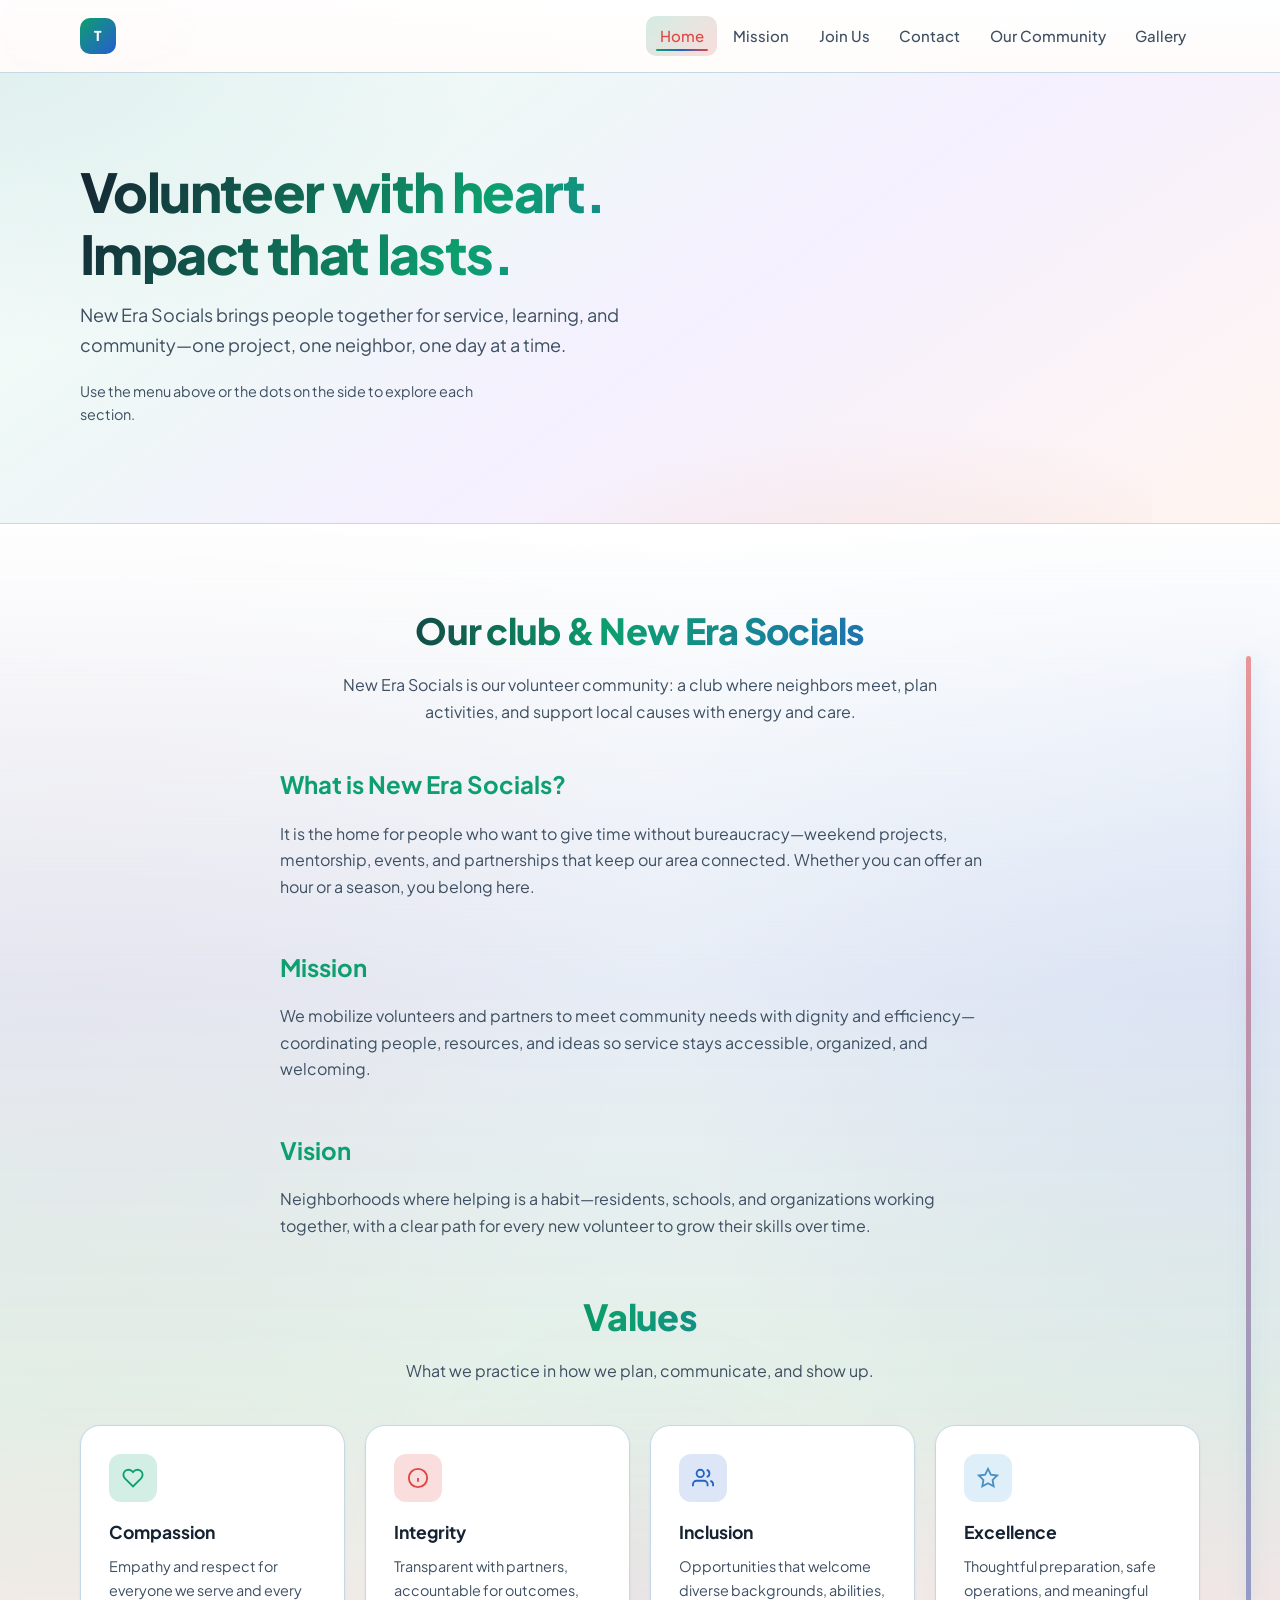
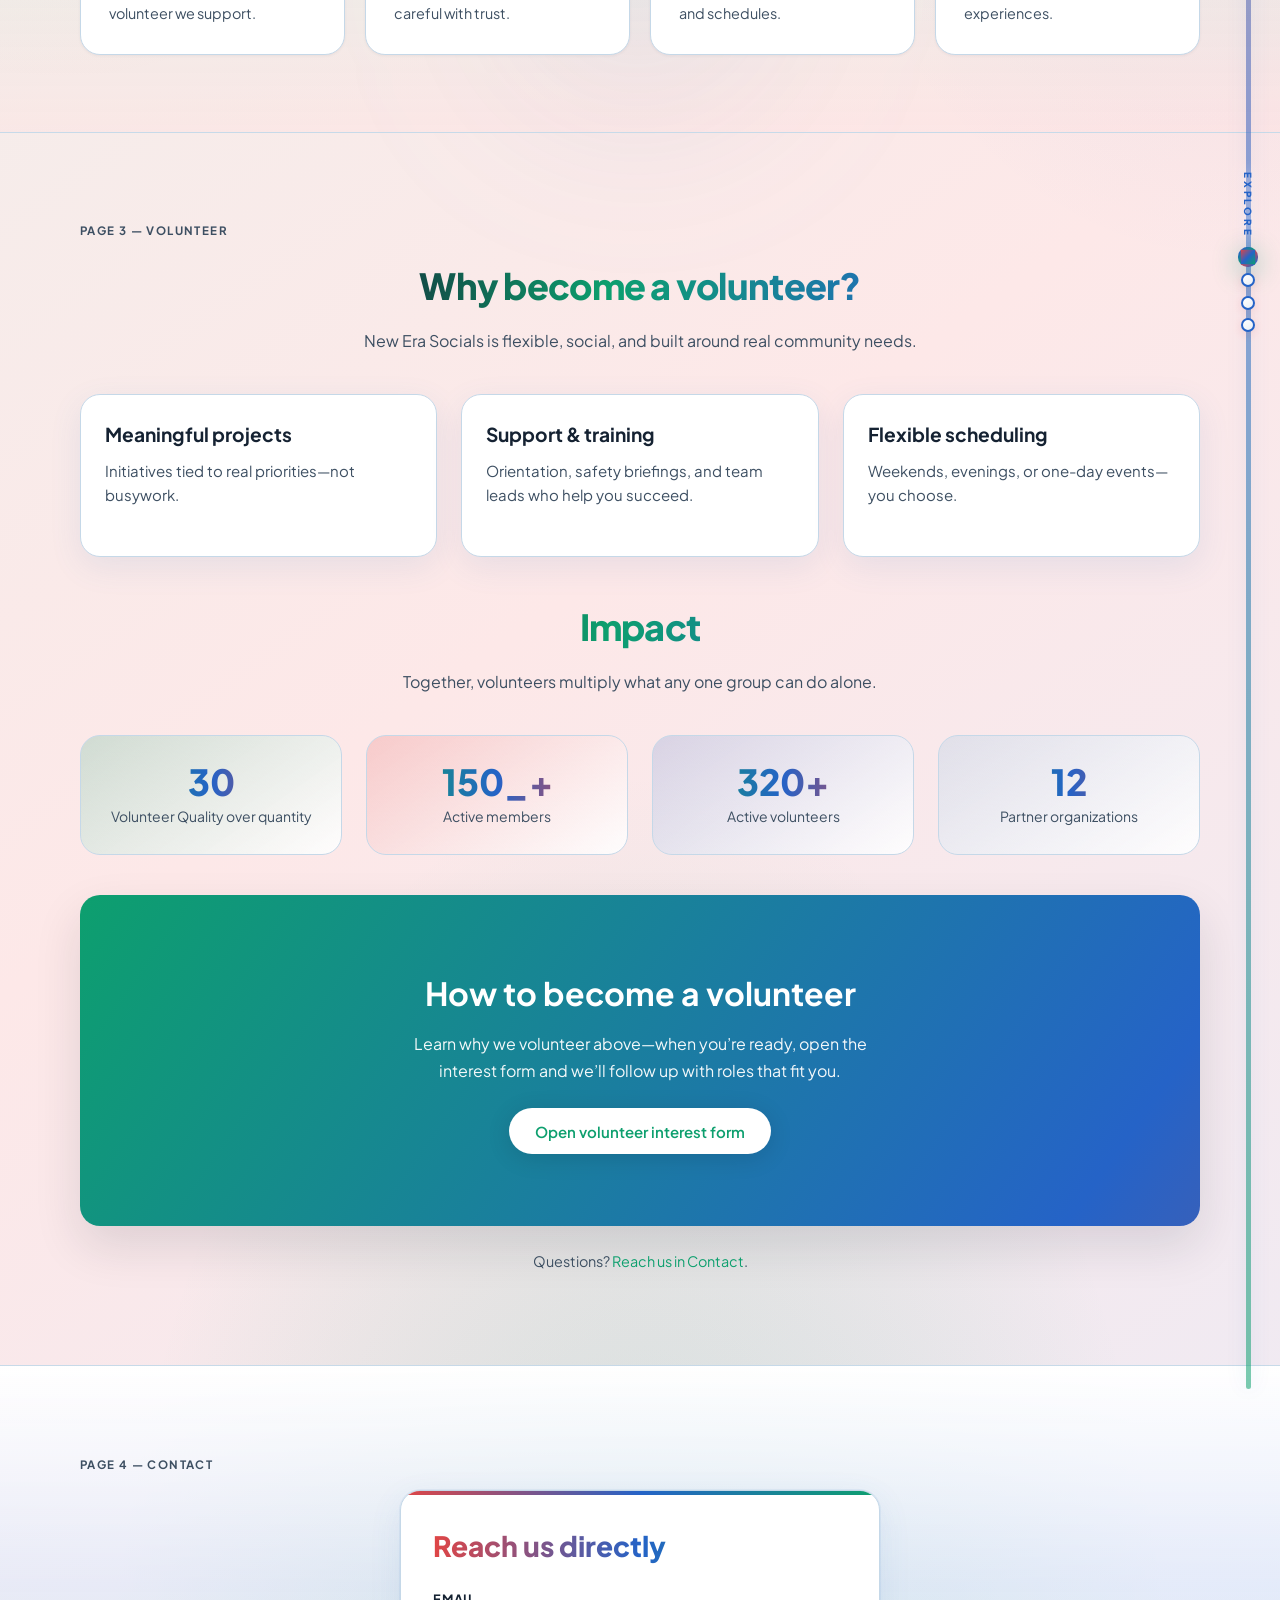
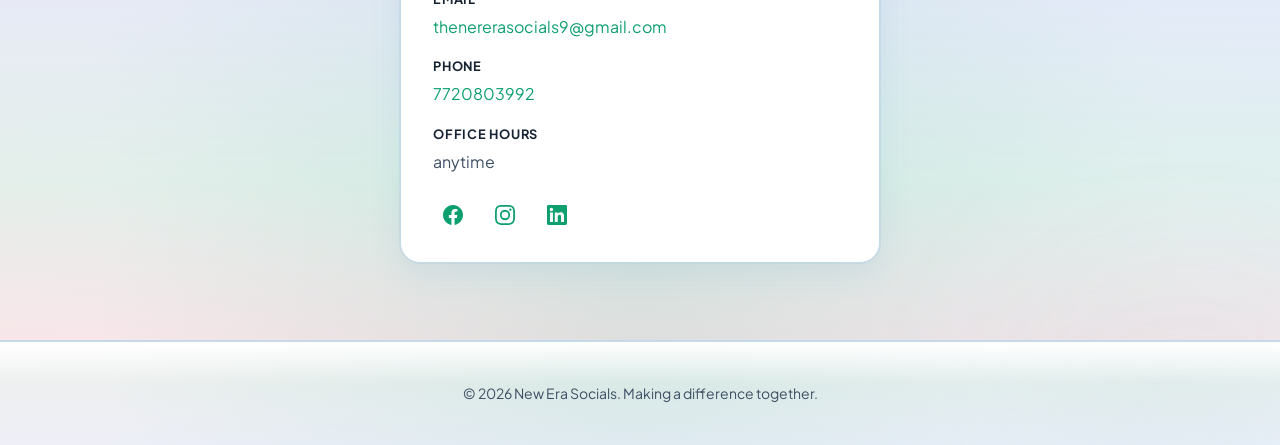
<file: TNES Main Web Page/index.html>
<!DOCTYPE html>
<html lang="en">

<head>
  <meta charset="UTF-8" />
  <meta name="viewport" content="width=device-width, initial-scale=1.0" />
  <title>New Era Socials — Home</title>
  <link rel="preconnect" href="https://fonts.googleapis.com" />
  <link rel="preconnect" href="https://fonts.gstatic.com" crossorigin />
  <link
    href="https://fonts.googleapis.com/css2?family=Plus+Jakarta+Sans:ital,wght@0,400;0,500;0,600;0,700;0,800;1,400&display=swap"
    rel="stylesheet" />
  <link rel="stylesheet" href="css/styles.css" />
</head>

<body class="page-transition page-home" data-page="home">
  <div id="header-placeholder"></div>

  <main class="home-main">
    <!-- Page 1: Welcome (navigation lives in the header only) -->
    <section class="home-panel hero" id="home-page-1" data-home-panel="1" tabindex="-1">
      <div class="container">
        <h1 class="reveal">Volunteer with heart. Impact that lasts.</h1>
        <p class="hero-lead reveal">
          New Era Socials brings people together for service, learning, and community—one
          project, one neighbor, one day at a time.
        </p>
        <p class="hero-hint reveal">Use the menu above or the dots on the side to explore each section.</p>
      </div>
    </section>

    <!-- Page 2: Club + New Era Socials + mission, vision, values -->
    <section class="home-panel section section-alt" id="home-page-2" data-home-panel="2" tabindex="-1">
      <div class="container">

        <div class="section-head reveal">
          <h2>Our club &amp; New Era Socials</h2>
          <p>
            New Era Socials is our volunteer community: a club where neighbors meet, plan
            activities, and support local causes with energy and care.
          </p>
        </div>
        <div class="mvv-block reveal">
          <h2>What is New Era Socials?</h2>
          <p>
            It is the home for people who want to give time without bureaucracy—weekend
            projects, mentorship, events, and partnerships that keep our area connected.
            Whether you can offer an hour or a season, you belong here.
          </p>
        </div>
        <div class="mvv-block reveal" id="mission">
          <h2>Mission</h2>
          <p>
            We mobilize volunteers and partners to meet community needs with dignity and
            efficiency—coordinating people, resources, and ideas so service stays
            accessible, organized, and welcoming.
          </p>
        </div>
        <div class="mvv-block reveal" id="vision">
          <h2>Vision</h2>
          <p>
            Neighborhoods where helping is a habit—residents, schools, and organizations
            working together, with a clear path for every new volunteer to grow their
            skills over time.
          </p>
        </div>
        <div class="section-head reveal" style="margin-top: 2.5rem">
          <h2>Values</h2>
          <p>What we practice in how we plan, communicate, and show up.</p>
        </div>
        <div class="values-grid">
          <article class="value-card reveal">
            <div class="value-icon" aria-hidden="true">
              <svg width="22" height="22" viewBox="0 0 24 24" fill="none" stroke="currentColor" stroke-width="2">
                <path
                  d="M20.84 4.61a5.5 5.5 0 0 0-7.78 0L12 5.67l-1.06-1.06a5.5 5.5 0 0 0-7.78 7.78l1.06 1.06L12 21.23l7.78-7.78 1.06-1.06a5.5 5.5 0 0 0 0-7.78z" />
              </svg>
            </div>
            <h3>Compassion</h3>
            <p>Empathy and respect for everyone we serve and every volunteer we support.</p>
          </article>
          <article class="value-card reveal">
            <div class="value-icon" aria-hidden="true">
              <svg width="22" height="22" viewBox="0 0 24 24" fill="none" stroke="currentColor" stroke-width="2">
                <circle cx="12" cy="12" r="10" />
                <path d="M12 16v-4M12 8h.01" />
              </svg>
            </div>
            <h3>Integrity</h3>
            <p>Transparent with partners, accountable for outcomes, careful with trust.</p>
          </article>
          <article class="value-card reveal">
            <div class="value-icon" aria-hidden="true">
              <svg width="22" height="22" viewBox="0 0 24 24" fill="none" stroke="currentColor" stroke-width="2">
                <path d="M17 21v-2a4 4 0 0 0-4-4H5a4 4 0 0 0-4 4v2" />
                <circle cx="9" cy="7" r="4" />
                <path d="M23 21v-2a4 4 0 0 0-3-3.87M16 3.13a4 4 0 0 1 0 7.75" />
              </svg>
            </div>
            <h3>Inclusion</h3>
            <p>Opportunities that welcome diverse backgrounds, abilities, and schedules.</p>
          </article>
          <article class="value-card reveal">
            <div class="value-icon" aria-hidden="true">
              <svg width="22" height="22" viewBox="0 0 24 24" fill="none" stroke="currentColor" stroke-width="2">
                <polygon
                  points="12 2 15.09 8.26 22 9.27 17 14.14 18.18 21.02 12 17.77 5.82 21.02 7 14.14 2 9.27 8.91 8.26 12 2" />
              </svg>
            </div>
            <h3>Excellence</h3>
            <p>Thoughtful preparation, safe operations, and meaningful experiences.</p>
          </article>
        </div>
      </div>
    </section>

    <!-- Page 3: Why volunteer + form + impact -->
    <section class="home-panel section" id="home-page-3" data-home-panel="3" tabindex="-1">
      <div class="container">
        <p class="home-panel-label reveal">Page 3 — Volunteer</p>
        <div class="section-head reveal">
          <h2>Why become a volunteer?</h2>
          <p>New Era Socials is flexible, social, and built around real community needs.</p>
        </div>
        <div class="card-grid">
          <article class="card reveal">
            <div class="card-body">
              <h3>Meaningful projects</h3>
              <p>Initiatives tied to real priorities—not busywork.</p>
            </div>
          </article>
          <article class="card reveal">
            <div class="card-body">
              <h3>Support &amp; training</h3>
              <p>Orientation, safety briefings, and team leads who help you succeed.</p>
            </div>
          </article>
          <article class="card reveal">
            <div class="card-body">
              <h3>Flexible scheduling</h3>
              <p>Weekends, evenings, or one-day events—you choose.</p>
            </div>
          </article>
        </div>
        <div class="section-head reveal" style="margin-top: 2.5rem">
          <h2>Impact</h2>
          <p>Together, volunteers multiply what any one group can do alone.</p>
        </div>
        <div class="stats-row reveal">
          <div class="stat">
            <strong>30</strong>
            <span>Volunteer Quality over quantity </span>
          </div>
          <div class="stat">
            <strong>150_+</strong>
            <span>Active members</span>
          </div>
          <div class="stat">
            <strong>320+</strong>
            <span>Active volunteers</span>
          </div>
          <div class="stat">
            <strong>12</strong>
            <span>Partner organizations</span>
          </div>
        </div>
        <div class="reveal join-volunteer-cta" style="margin-top: 2.5rem">
          <div class="cta-band cta-band--join">
            <h2>How to become a volunteer</h2>
            <p>
              Learn why we volunteer above—when you’re ready, open the interest form and we’ll
              follow up with roles that fit you.
            </p>
            <button type="button" class="btn btn-primary" id="toggle-volunteer-form" aria-expanded="false"
              aria-controls="volunteer-interest-panel">
              Open volunteer interest form
            </button>
          </div>
        </div>
        <div id="volunteer-interest-panel" class="volunteer-interest-panel" hidden>
          <div class="section-head" style="margin-top: 2rem">
            <h2>Volunteer interest</h2>
            <p>Tell us a bit about you—we’ll be in touch.</p>
          </div>
          <form class="form-wrap" action="#" method="post"
            onsubmit="event.preventDefault(); alert('Thanks! Connect this form to your backend when you go live.');">
            <div class="form-group">
              <label for="home-join-name">Name</label>
              <input id="home-join-name" name="name" type="text" required autocomplete="name"
                placeholder="Your full name" />
            </div>
            <div class="form-group">
              <label for="home-join-email">Email</label>
              <input id="home-join-email" name="email" type="email" required autocomplete="email"
                placeholder="you@example.com" />
            </div>
            <div class="form-group">
              <label for="home-join-interest">Interest</label>
              <select id="home-join-interest" name="interest" required>
                <option value="">Select an area</option>
                <option value="events">Events &amp; outreach</option>
                <option value="mentoring">Mentoring &amp; education</option>
                <option value="environment">Environment &amp; clean-ups</option>
                <option value="admin">Operations &amp; admin</option>
                <option value="other">Other / not sure yet</option>
              </select>
            </div>
            <button type="submit" class="btn btn-primary" style="width: 100%">Submit interest</button>
          </form>
        </div>
        <p class="reveal join-footnote"
          style="margin-top: 1.5rem; text-align: center; color: var(--color-text-muted); font-size: 0.9rem">
          Questions? <a href="#home-page-4">Reach us in Contact</a>.
        </p>
      </div>
    </section>

    <!-- Page 4: Contact — reach us directly only -->
    <section class="home-panel section section-alt" id="home-page-4" data-home-panel="4" tabindex="-1">
      <div class="container">
        <p class="home-panel-label reveal">Page 4 — Contact</p>
        <div class="contact-direct reveal">
          <aside class="contact-info-block contact-info-block--solo">
            <h2 class="contact-solo-title">Reach us directly</h2>
            <div class="contact-line">
              <strong>Email</strong>
              <a href="mailto:hello@newerasocials.org">thenererasocials9@gmail.com</a>
            </div>
            <div class="contact-line">
              <strong>Phone</strong>
              <a href="tel:+15551234567">7720803992</a>
            </div>
            <div class="contact-line">
              <strong>Office hours</strong>
              anytime
            </div>
            <center>
              <div class="social-row" aria-label="Social media">
                <a href="https://facebook.com" target="_blank" rel="noopener noreferrer" aria-label="Facebook">
                  <svg width="20" height="20" viewBox="0 0 24 24" fill="currentColor" aria-hidden="true">
                    <path
                      d="M24 12.073c0-6.627-5.373-12-12-12s-12 5.373-12 12c0 5.99 4.388 10.954 10.125 11.854v-8.385H7.078v-3.47h3.047V9.43c0-3.007 1.792-4.669 4.533-4.669 1.312 0 2.686.235 2.686.235v2.953H15.83c-1.491 0-1.956.925-1.956 1.874v2.25h3.328l-.532 3.47h-2.796v8.385C19.612 23.027 24 18.062 24 12.073z" />
                  </svg>
                </a>
                <a href="https://instagram.com" target="_blank" rel="noopener noreferrer" aria-label="Instagram">
                  <svg width="20" height="20" viewBox="0 0 24 24" fill="currentColor" aria-hidden="true">
                    <path
                      d="M12 2.163c3.204 0 3.584.012 4.85.07 3.252.148 4.771 1.691 4.919 4.919.058 1.265.069 1.645.069 4.849 0 3.205-.012 3.584-.069 4.849-.149 3.225-1.664 4.771-4.919 4.919-1.266.058-1.644.07-4.85.07-3.204 0-3.584-.012-4.849-.07-3.26-.149-4.771-1.699-4.919-4.92-.058-1.265-.07-1.644-.07-4.849 0-3.204.013-3.583.07-4.849.149-3.227 1.664-4.771 4.919-4.919 1.266-.057 1.645-.069 4.849-.069zM12 0C8.741 0 8.333.014 7.053.072 2.695.272.273 2.69.073 7.052.014 8.333 0 8.741 0 12c0 3.259.014 3.668.072 4.948.2 4.358 2.618 6.78 6.98 6.98C8.333 23.986 8.741 24 12 24c3.259 0 3.668-.014 4.948-.072 4.354-.2 6.382-2.618 6.98-6.98.058-1.28.072-1.689.072-4.948 0-3.259-.014-3.667-.072-4.947-.196-4.354-2.617-6.78-6.98-6.98C15.668.014 15.259 0 12 0zm0 5.838a6.162 6.162 0 100 12.324 6.162 6.162 0 000-12.324zM12 16a4 4 0 110-8 4 4 0 010 8zm6.406-11.845a1.44 1.44 0 100 2.881 1.44 1.44 0 000-2.881z" />
                  </svg>
                </a>
                <a href="https://linkedin.com" target="_blank" rel="noopener noreferrer" aria-label="LinkedIn">
                  <svg width="20" height="20" viewBox="0 0 24 24" fill="currentColor" aria-hidden="true">
                    <path
                      d="M20.447 20.452h-3.554v-5.569c0-1.328-.027-3.037-1.852-3.037-1.853 0-2.136 1.445-2.136 2.939v5.667H9.351V9h3.414v1.561h.046c.477-.9 1.637-1.85 3.37-1.85 3.601 0 4.267 2.37 4.267 5.455v6.286zM5.337 7.433c-1.144 0-2.063-.926-2.063-2.065 0-1.138.92-2.063 2.063-2.063 1.14 0 2.064.925 2.064 2.063 0 1.139-.925 2.065-2.064 2.065zm1.782 13.019H3.555V9h3.564v11.452zM22.225 0H1.771C.792 0 0 .774 0 1.729v20.542C0 23.227.792 24 1.771 24h20.451C23.2 24 24 23.227 24 22.271V1.729C24 .774 23.2 0 22.222 0h.003z" />
            </center>
            </svg>
            </a>
        </div>
        </aside>
      </div>
      </div>
    </section>
  </main>

  <div id="footer-placeholder"></div>
  <script src="js/components.js"></script>
  <script src="js/main.js"></script>
</body>

</html>
</file>
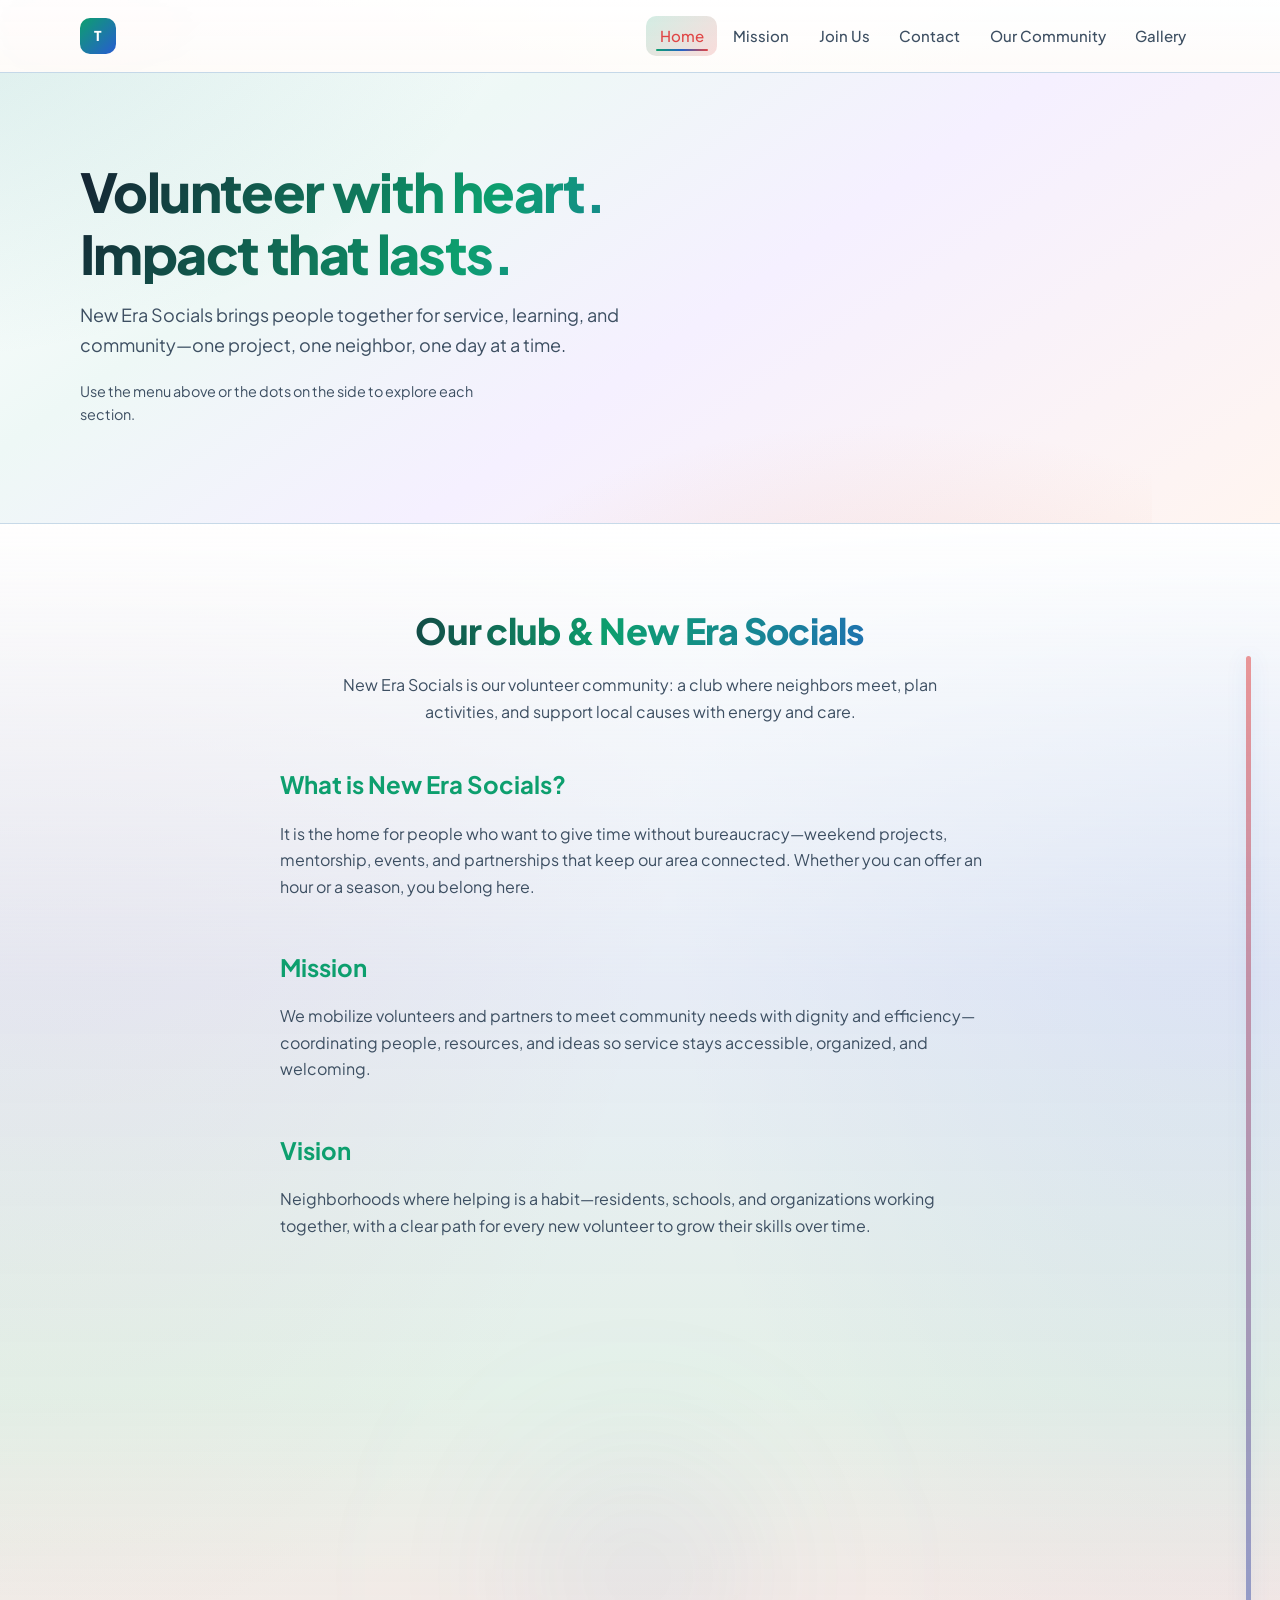
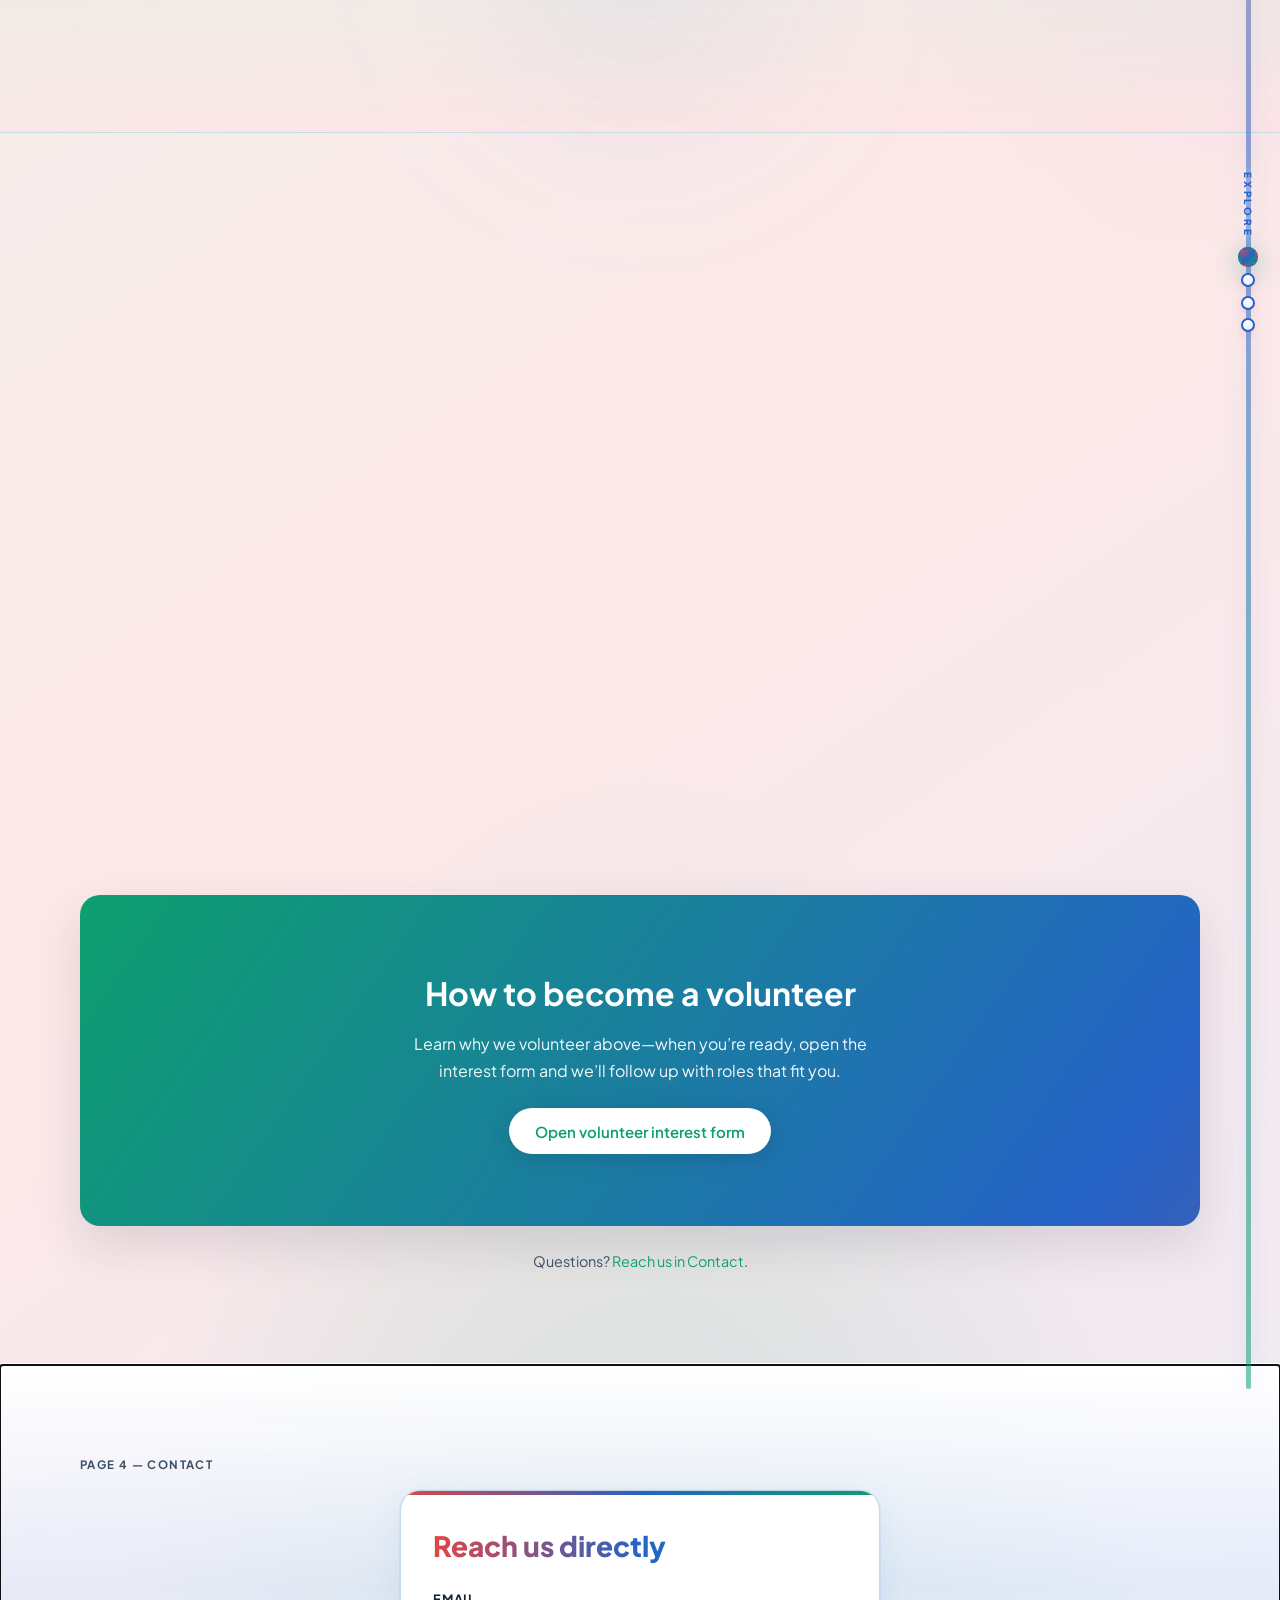
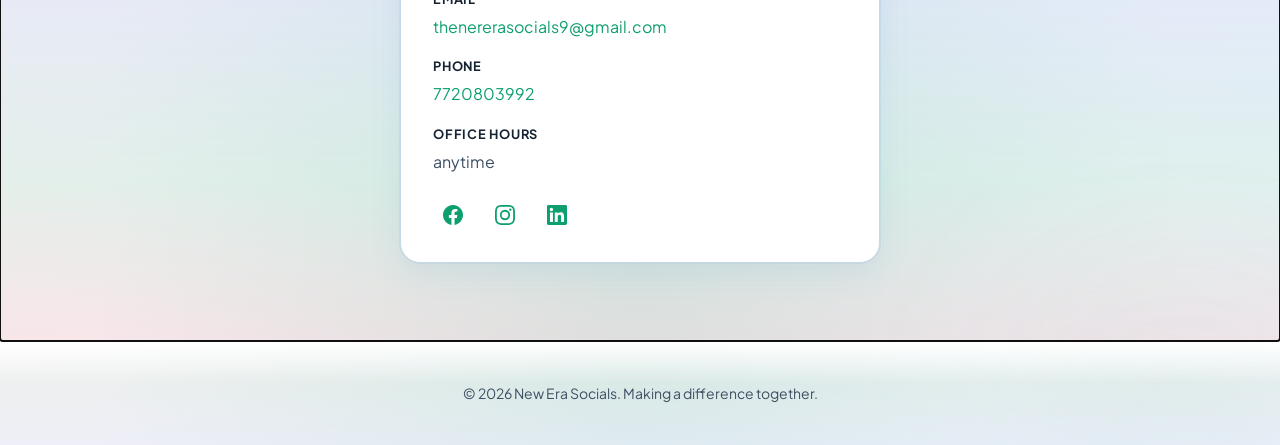
<file: TNES Main Web Page/contact.html>
<!DOCTYPE html>
<html lang="en">
  <head>
    <meta charset="UTF-8" />
    <meta name="viewport" content="width=device-width, initial-scale=1.0" />
    <title>Redirecting…</title>
    <meta http-equiv="refresh" content="0; url=index.html#home-page-4" />
    <script>
      location.replace("index.html#home-page-4");
    </script>
  </head>
  <body>
    <p><a href="index.html#home-page-4">Continue to Contact on the home page</a></p>
  </body>
</html>
</file>
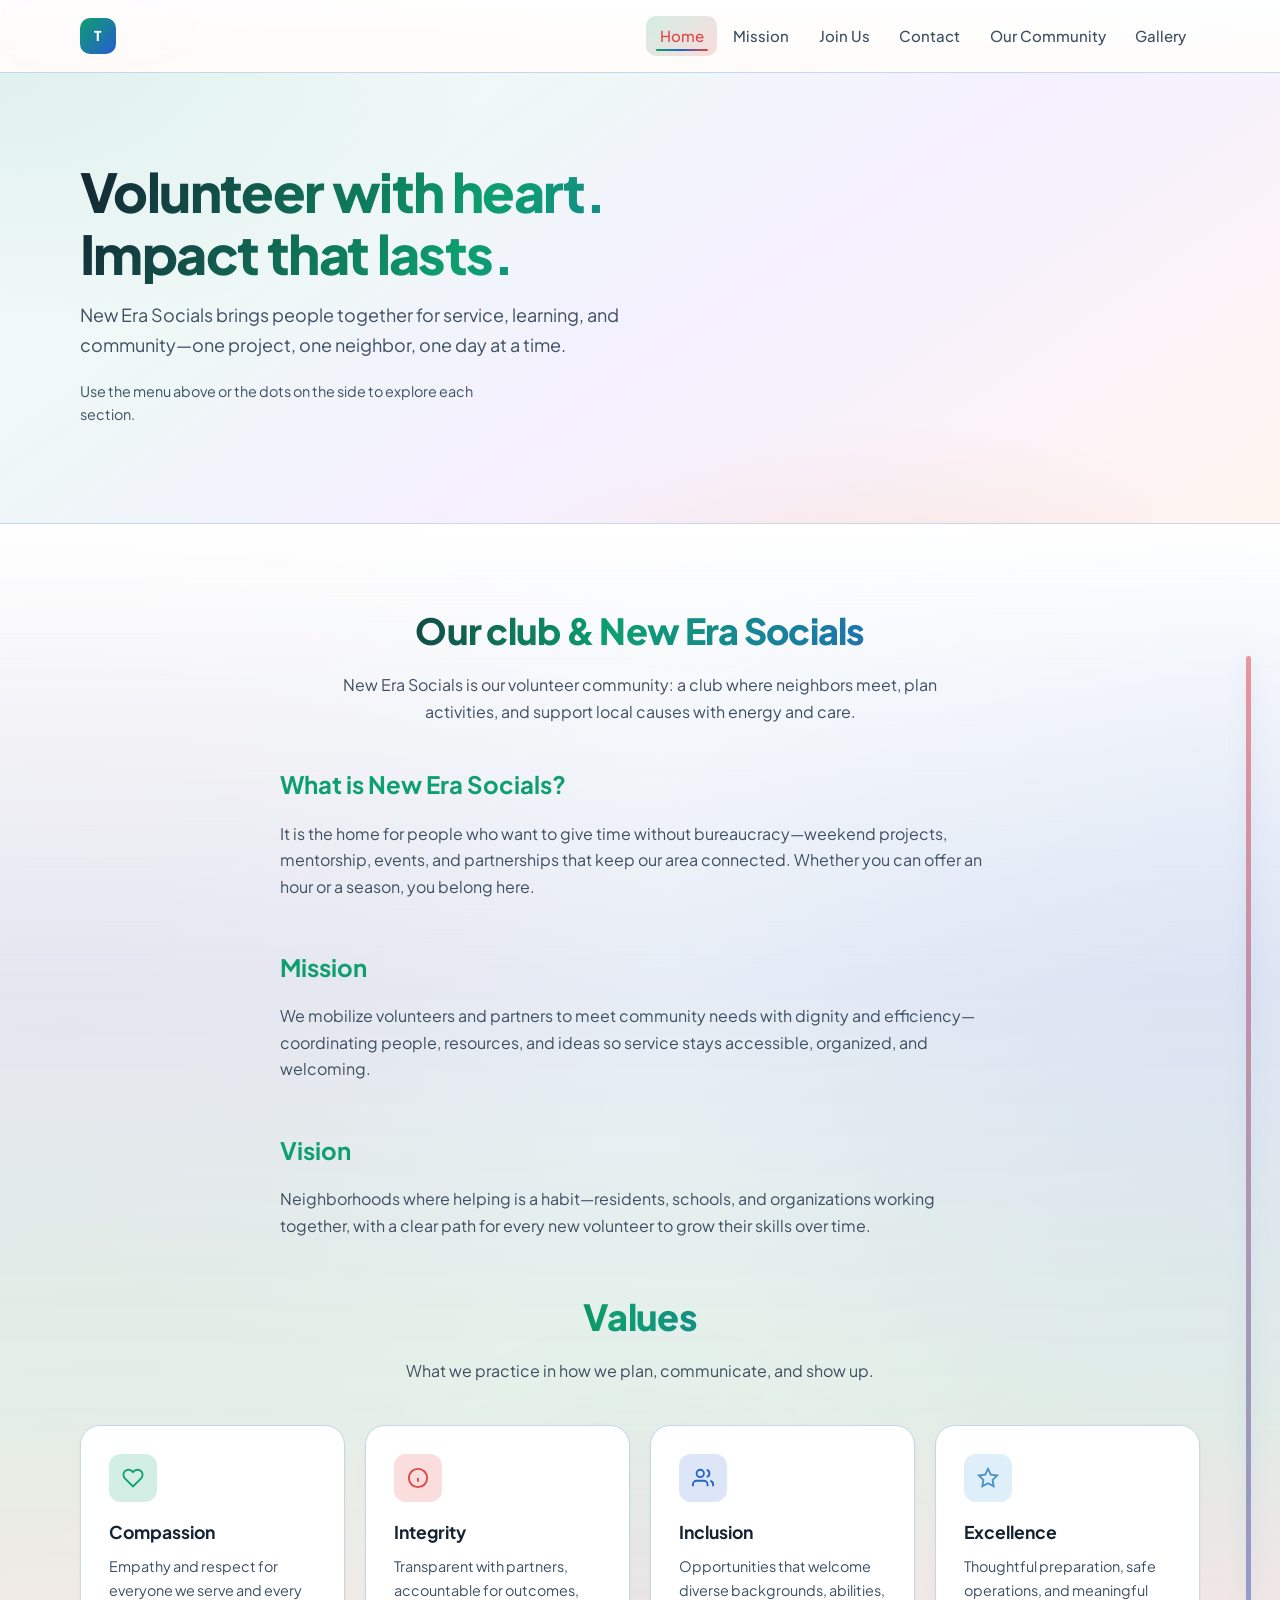
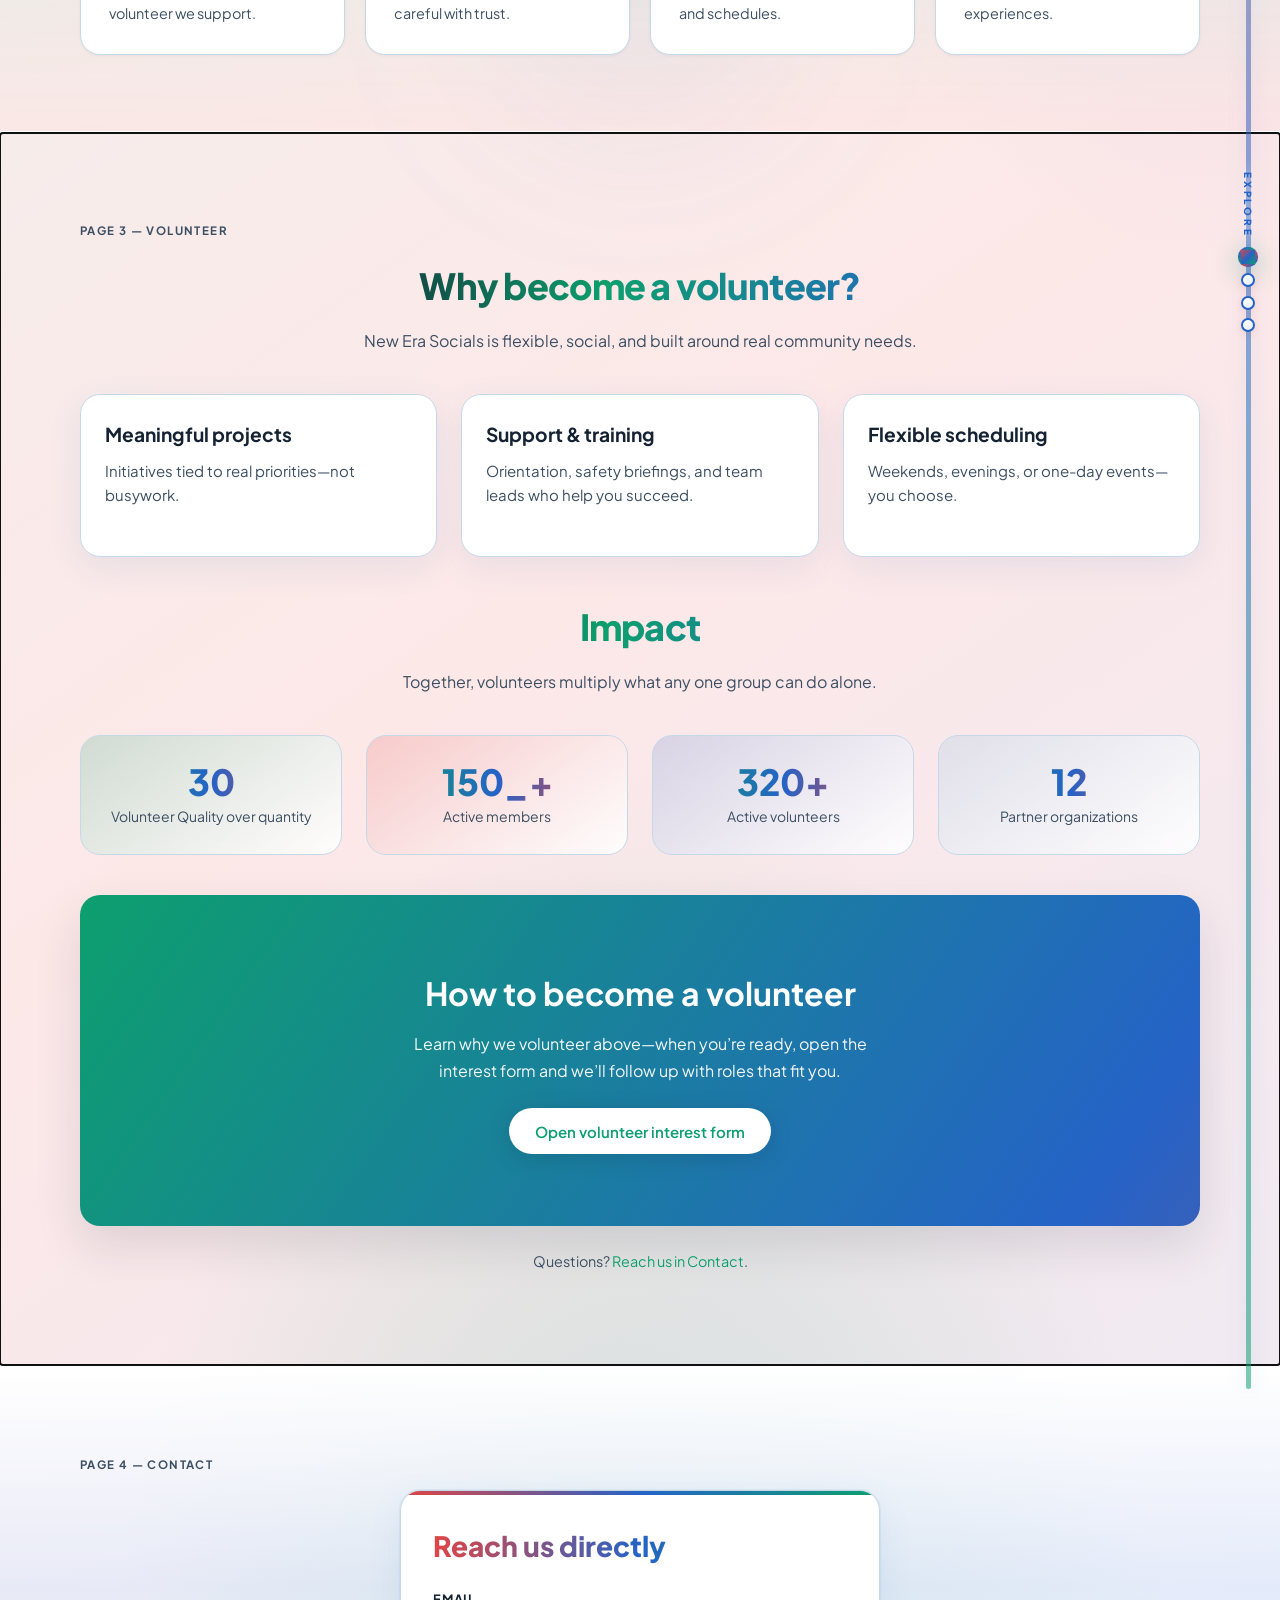
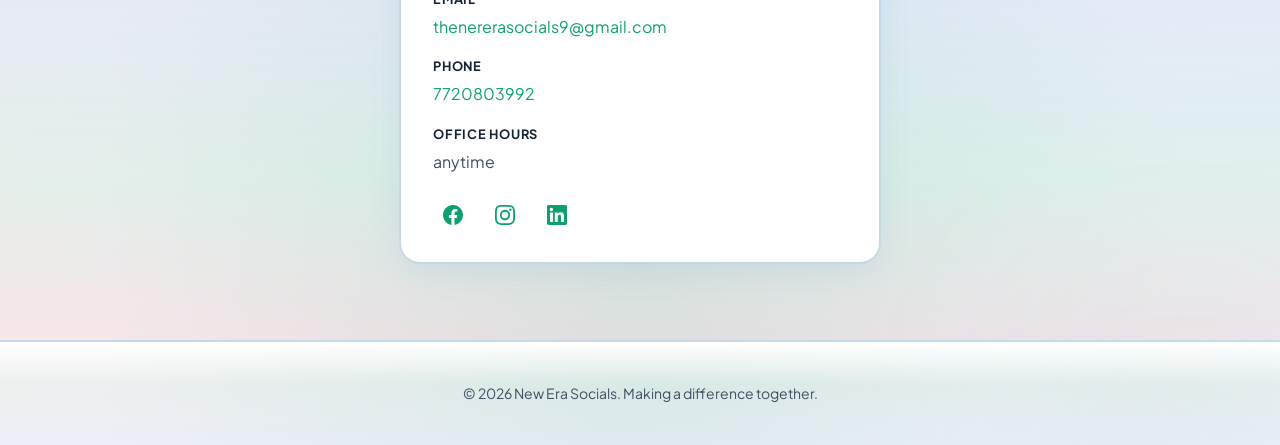
<file: TNES Main Web Page/join.html>
<!DOCTYPE html>
<html lang="en">
  <head>
    <meta charset="UTF-8" />
    <meta name="viewport" content="width=device-width, initial-scale=1.0" />
    <title>Redirecting…</title>
    <meta http-equiv="refresh" content="0; url=index.html#home-page-3" />
    <script>
      location.replace("index.html#home-page-3");
    </script>
  </head>
  <body>
    <p><a href="index.html#home-page-3">Continue to Volunteer on the home page</a></p>
  </body>
</html>
</file>
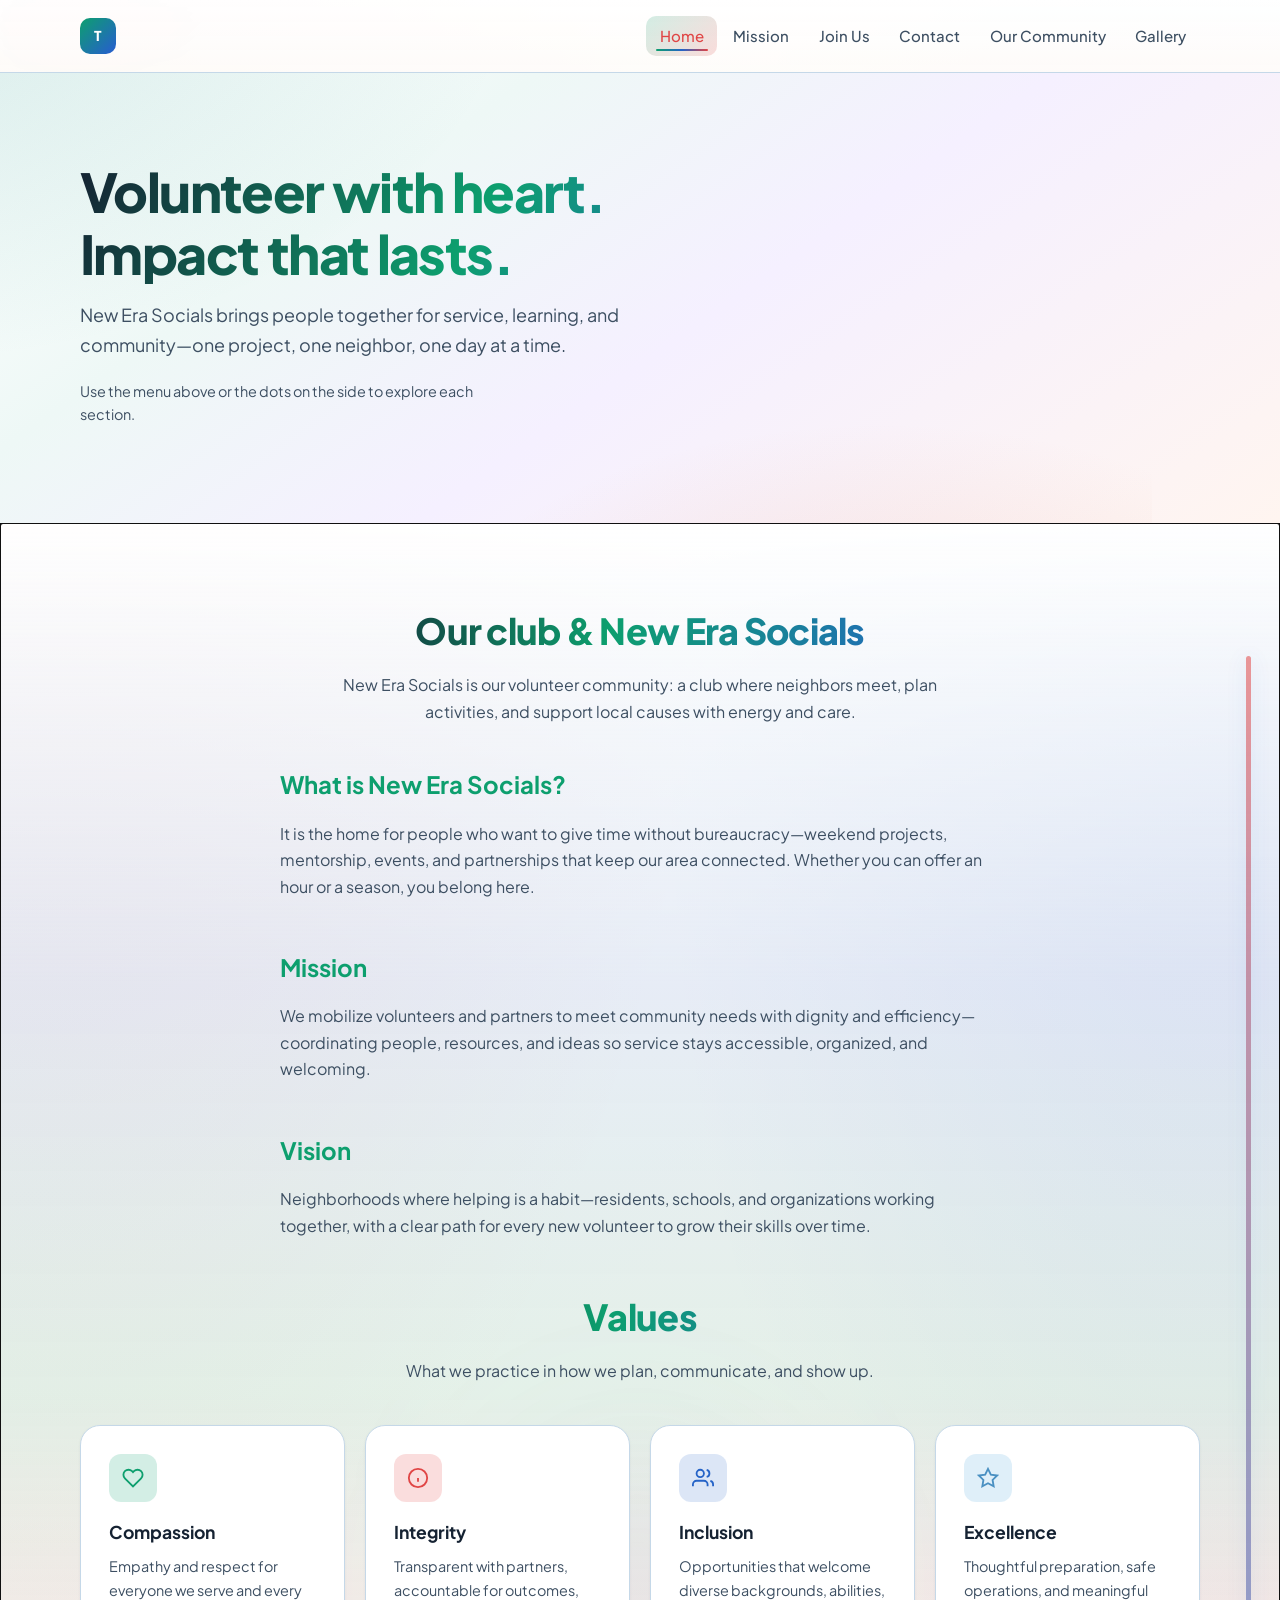
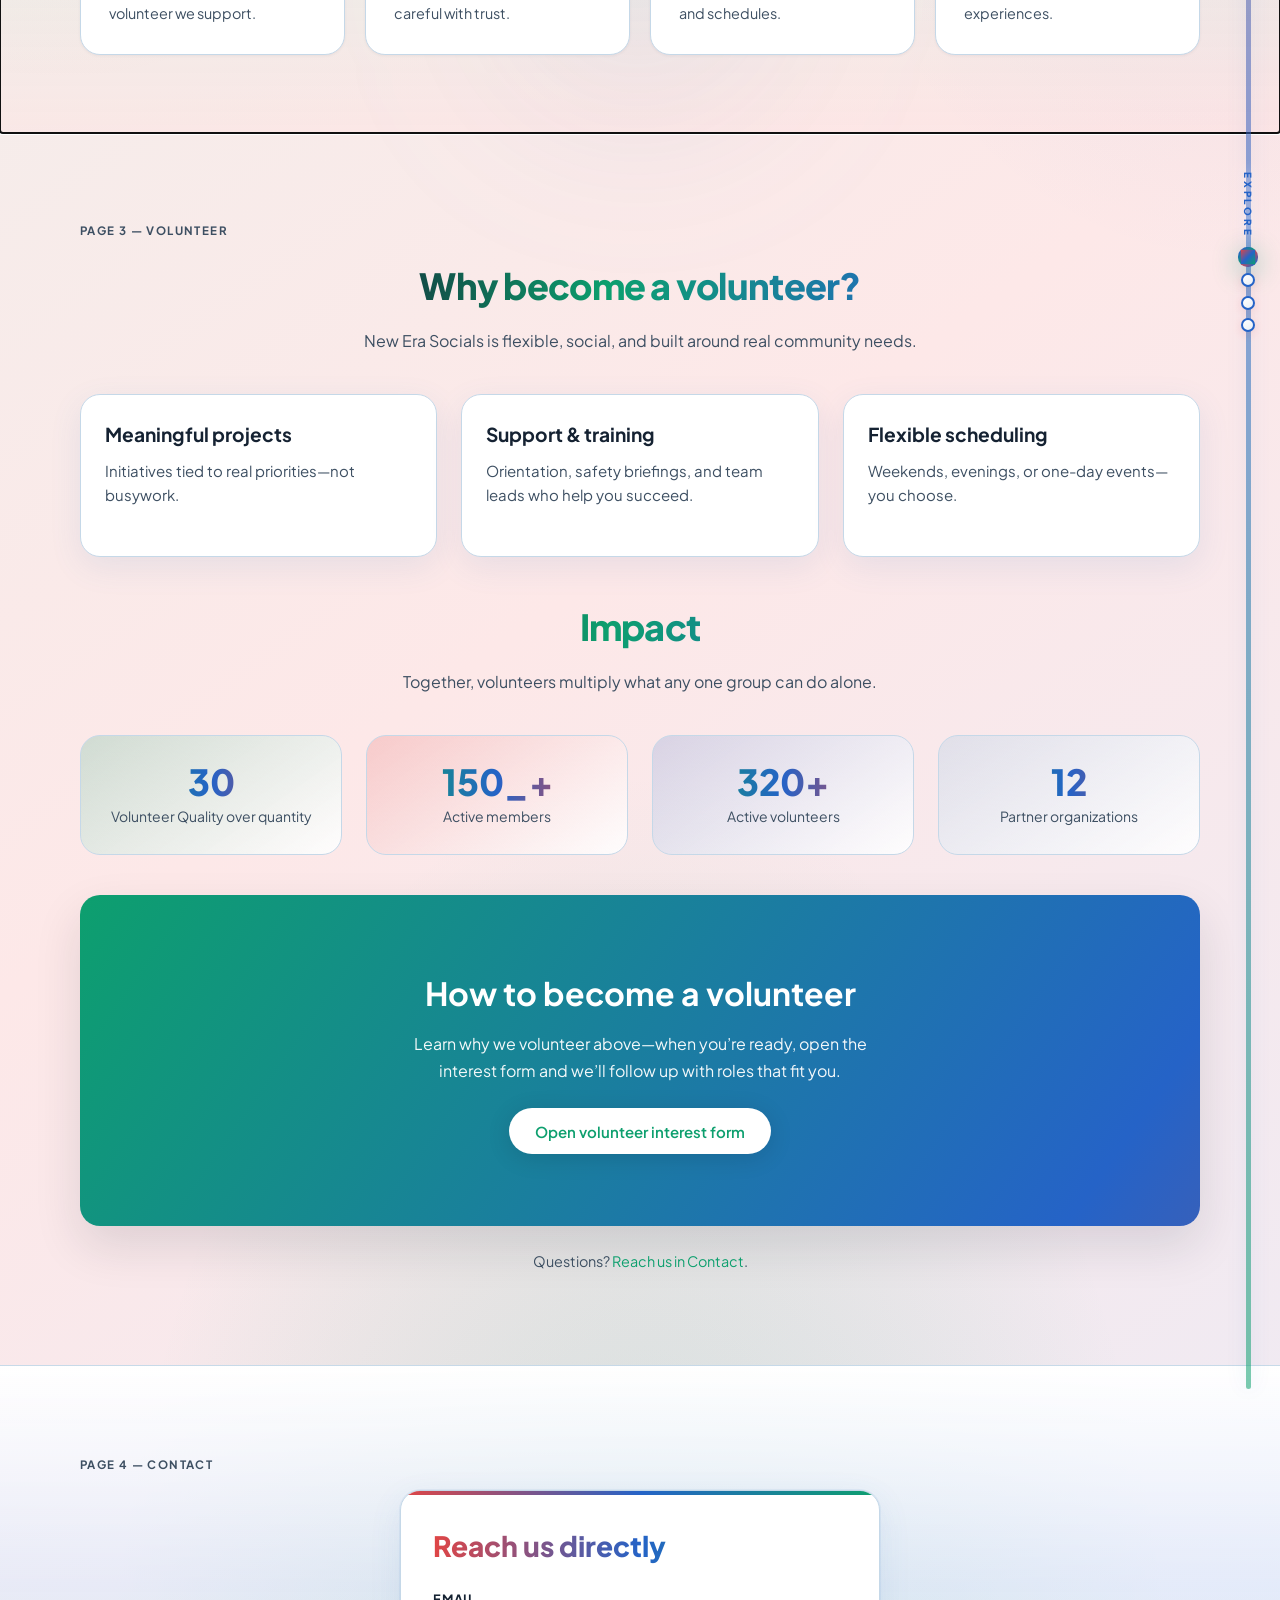
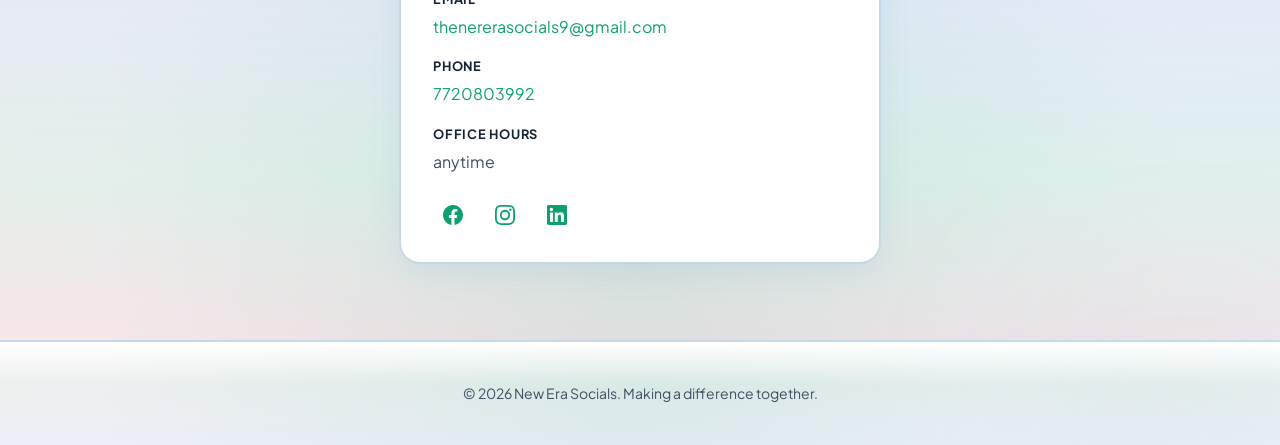
<file: TNES Main Web Page/mission.html>
<!DOCTYPE html>
<html lang="en">
  <head>
    <meta charset="UTF-8" />
    <meta name="viewport" content="width=device-width, initial-scale=1.0" />
    <title>Redirecting…</title>
    <meta http-equiv="refresh" content="0; url=index.html#home-page-2" />
    <script>
      location.replace("index.html#home-page-2");
    </script>
  </head>
  <body>
    <p><a href="index.html#home-page-2">Continue to About &amp; mission on the home page</a></p>
  </body>
</html>
</file>
<file: TNES Main Web Page/css/styles.css>
/* New Era Socials — vibrant red / blue / green (still readable) */
:root {
  --color-bg: #edf2f7;
  --color-surface: #ffffff;
  --color-text: #152232;
  --color-text-muted: #3d4f62;
  --color-border: #c5d8e8;
  --theme-red: #e04545;
  --theme-red-soft: rgba(224, 69, 69, 0.18);
  --theme-blue: #2563c7;
  --theme-blue-soft: rgba(37, 99, 199, 0.16);
  --theme-green: #0d9f6e;
  --theme-green-soft: rgba(13, 159, 110, 0.18);
  --color-accent: var(--theme-green);
  --color-accent-hover: #0a855d;
  --color-accent-soft: var(--theme-green-soft);
  --color-coral: var(--theme-red);
  --color-coral-soft: var(--theme-red-soft);
  --color-violet: var(--theme-blue);
  --color-violet-soft: var(--theme-blue-soft);
  --color-sky: #4a90c2;
  --shadow-sm: 0 1px 3px rgba(26, 35, 50, 0.06);
  --shadow-md: 0 10px 32px rgba(61, 122, 184, 0.1);
  --shadow-lg: 0 20px 48px rgba(26, 35, 50, 0.12);
  --radius: 14px;
  --radius-lg: 20px;
  --font: "Plus Jakarta Sans", system-ui, sans-serif;
  --header-offset: 72px;
  --transition: 0.35s cubic-bezier(0.22, 1, 0.36, 1);
  --transition-bounce: 0.55s cubic-bezier(0.34, 1.56, 0.64, 1);
}

*,
*::before,
*::after {
  box-sizing: border-box;
}

html {
  scroll-behavior: smooth;
}

body {
  margin: 0;
  font-family: var(--font);
  font-size: 1rem;
  line-height: 1.65;
  color: var(--color-text);
  position: relative;
  z-index: 0;
  background-color: #e8eef5;
  background-image: radial-gradient(
      ellipse 100% 70% at 5% 10%,
      var(--theme-red-soft) 0%,
      transparent 52%
    ),
    radial-gradient(
      ellipse 90% 65% at 95% 20%,
      var(--theme-blue-soft) 0%,
      transparent 48%
    ),
    radial-gradient(
      ellipse 85% 60% at 50% 95%,
      var(--theme-green-soft) 0%,
      transparent 50%
    ),
    linear-gradient(
      145deg,
      #e8f5ef 0%,
      #fde8e8 26%,
      #e3ecfc 52%,
      #e6faf3 78%,
      #fff5eb 100%
    );
  background-size: 100% 100%, 100% 100%, 100% 100%, 220% 220%;
  animation: bgShift 28s ease-in-out infinite alternate;
  overflow-x: hidden;
}

/* Floating RGB mist (elemental) */
.ambient-orbs {
  position: fixed;
  inset: 0;
  z-index: -2;
  pointer-events: none;
  overflow: hidden;
}

.ambient-orb {
  position: absolute;
  border-radius: 50%;
  filter: blur(72px);
  opacity: 0.38;
  mix-blend-mode: multiply;
  animation: orbDrift 22s ease-in-out infinite;
}

.ambient-orb--red {
  width: min(52vw, 420px);
  height: min(52vw, 420px);
  background: radial-gradient(circle, rgba(220, 100, 100, 0.55) 0%, transparent 70%);
  top: -8%;
  left: -10%;
  animation-delay: 0s;
}

.ambient-orb--green {
  width: min(48vw, 400px);
  height: min(48vw, 400px);
  background: radial-gradient(circle, rgba(70, 160, 120, 0.5) 0%, transparent 70%);
  bottom: -5%;
  right: -8%;
  animation-delay: -7s;
  animation-duration: 26s;
}

.ambient-orb--blue {
  width: min(45vw, 380px);
  height: min(45vw, 380px);
  background: radial-gradient(circle, rgba(80, 130, 200, 0.48) 0%, transparent 70%);
  top: 38%;
  left: 35%;
  animation-delay: -12s;
  animation-duration: 24s;
}

@keyframes orbDrift {
  0%,
  100% {
    transform: translate(0, 0) scale(1);
  }
  33% {
    transform: translate(4vw, 3vh) scale(1.06);
  }
  66% {
    transform: translate(-3vw, 4vh) scale(0.96);
  }
}

@keyframes bgShift {
  0% {
    background-position: 0% 0%, 100% 0%, 50% 100%, 0% 35%;
  }
  100% {
    background-position: 6% 5%, 94% 8%, 48% 88%, 100% 60%;
  }
}

@media (prefers-reduced-motion: reduce) {
  body {
    animation: none;
    background-size: auto;
  }

  .ambient-orb {
    animation: none;
    opacity: 0.22;
  }
}

body.page-transition {
  animation: pageIn 0.55s var(--transition) forwards;
}

@keyframes pageIn {
  from {
    opacity: 0;
    transform: translateY(12px);
  }
  to {
    opacity: 1;
    transform: translateY(0);
  }
}

img {
  max-width: 100%;
  height: auto;
  display: block;
}

a {
  color: var(--color-accent);
  text-decoration: none;
  transition: color 0.2s ease;
}

a:hover {
  color: var(--color-accent-hover);
}

.container {
  width: min(1120px, 92vw);
  margin-inline: auto;
}

/* ——— Primary header ——— */
.site-header {
  position: fixed;
  top: 0;
  left: 0;
  right: 0;
  z-index: 1000;
  background: linear-gradient(
    180deg,
    rgba(255, 255, 255, 0.97) 0%,
    rgba(255, 252, 250, 0.95) 100%
  );
  backdrop-filter: blur(14px);
  -webkit-backdrop-filter: blur(14px);
  border-bottom: 1px solid var(--color-border);
  transition: box-shadow 0.35s ease, border-color 0.35s ease;
}

.site-header.is-scrolled {
  box-shadow: var(--shadow-sm);
}

.header-inner {
  display: flex;
  flex-direction: row;
  flex-wrap: nowrap;
  align-items: center;
  justify-content: space-between;
  min-height: 72px;
  height: auto;
  gap: 0.75rem;
  padding-block: 0.65rem;
}

.logo {
  flex-shrink: 0;
  color: var(--color-text);
  display: flex;
  align-items: center;
}

.logo:hover {
  color: var(--color-accent);
}

.logo-mark {
  width: 36px;
  height: 36px;
  border-radius: 10px;
  background: linear-gradient(
    135deg,
    var(--theme-green) 0%,
    var(--theme-blue) 45%,
    var(--theme-red) 100%
  );
  background-size: 200% 200%;
  animation: logoGradient 6s ease infinite;
  display: grid;
  place-items: center;
  color: #fff;
  font-size: 0.85rem;
  font-weight: 800;
  transition: transform 0.35s var(--transition-bounce);
}

.logo:hover .logo-mark {
  transform: rotate(-6deg) scale(1.06);
}

@keyframes logoGradient {
  0%,
  100% {
    background-position: 0% 50%;
  }
  50% {
    background-position: 100% 50%;
  }
}

@media (prefers-reduced-motion: reduce) {
  .logo-mark {
    animation: none;
    background: linear-gradient(135deg, var(--color-accent), var(--color-sky));
  }

  .logo:hover .logo-mark {
    transform: none;
  }
}

.nav-primary {
  display: flex;
  flex-direction: row;
  flex-wrap: nowrap;
  align-items: center;
  justify-content: flex-end;
  gap: 0.15rem;
  flex: 1;
  min-width: 0;
}

.nav-primary a {
  padding: 0.5rem 0.85rem;
  border-radius: 10px;
  color: var(--color-text-muted);
  font-weight: 500;
  font-size: 0.9375rem;
  position: relative;
  transition: color 0.25s ease, background 0.25s ease, transform 0.25s ease;
}

.nav-primary a:hover {
  color: var(--color-text);
  background: linear-gradient(
    135deg,
    var(--color-accent-soft),
    var(--color-violet-soft)
  );
  transform: translateY(-1px);
}

.nav-primary a.is-active {
  color: var(--color-coral);
  background: linear-gradient(
    135deg,
    var(--color-accent-soft),
    var(--color-coral-soft)
  );
}

.nav-primary a::after {
  content: "";
  position: absolute;
  left: 50%;
  bottom: 0.35rem;
  width: 0;
  height: 2px;
  border-radius: 2px;
  background: linear-gradient(90deg, var(--theme-green), var(--theme-blue), var(--theme-red));
  transform: translateX(-50%);
  transition: width 0.3s var(--transition);
}

.nav-primary a:hover::after,
.nav-primary a.is-active::after {
  width: calc(100% - 1.2rem);
}

/* ——— Buttons ——— */
.btn {
  display: inline-flex;
  align-items: center;
  justify-content: center;
  gap: 0.5rem;
  padding: 0.85rem 1.6rem;
  font-family: inherit;
  font-size: 0.9375rem;
  font-weight: 600;
  border-radius: 999px;
  border: none;
  cursor: pointer;
  transition: transform 0.25s ease, box-shadow 0.25s ease, background 0.25s ease;
}

.btn-primary {
  background: linear-gradient(
    125deg,
    var(--theme-green) 0%,
    var(--theme-blue) 40%,
    var(--theme-red) 100%
  );
  background-size: 200% auto;
  color: #fff;
  box-shadow: 0 6px 24px rgba(61, 143, 106, 0.35);
  animation: btnGradient 5s ease infinite;
}

.btn-primary:hover {
  transform: translateY(-3px) scale(1.02);
  box-shadow: 0 12px 36px rgba(61, 122, 184, 0.35);
}

@keyframes btnGradient {
  0%,
  100% {
    background-position: 0% 50%;
  }
  50% {
    background-position: 100% 50%;
  }
}

@media (prefers-reduced-motion: reduce) {
  .btn-primary {
    animation: none;
    background: linear-gradient(135deg, var(--theme-green), var(--theme-blue));
  }
}

.btn-primary:active {
  transform: translateY(0);
}

.btn-outline {
  background: var(--color-surface);
  color: var(--color-coral);
  border: 2px solid var(--color-coral);
  box-shadow: var(--shadow-sm);
}

.btn-outline:hover {
  background: var(--color-coral-soft);
  border-color: var(--color-accent);
  color: var(--color-accent);
  transform: translateY(-3px) scale(1.02);
}

/* ——— Hero ——— */
main {
  padding-top: var(--header-offset);
}

.hero {
  position: relative;
  padding: clamp(3rem, 8vw, 5.5rem) 0 clamp(4rem, 10vw, 6rem);
  background: linear-gradient(
    145deg,
    #ffffff 0%,
    #eef8f6 28%,
    #f5f0ff 55%,
    #fff5f0 100%
  );
  overflow: hidden;
}

.hero::before {
  content: "";
  position: absolute;
  inset: -50% -30% auto -40%;
  width: 95%;
  height: 140%;
  background: radial-gradient(
    ellipse at 30% 20%,
    rgba(42, 157, 143, 0.22) 0%,
    transparent 55%
  );
  pointer-events: none;
  animation: blobA 14s ease-in-out infinite alternate;
}

.hero::after {
  content: "";
  position: absolute;
  inset: auto -35% -60% 20%;
  width: 70%;
  height: 100%;
  background: radial-gradient(
    ellipse at 70% 80%,
    rgba(224, 122, 95, 0.18) 0%,
    transparent 55%
  );
  pointer-events: none;
  animation: blobB 16s ease-in-out infinite alternate;
}

@keyframes blobA {
  0% {
    transform: translate(0, 0) scale(1);
    opacity: 1;
  }
  100% {
    transform: translate(4%, 6%) scale(1.08);
    opacity: 0.85;
  }
}

@keyframes blobB {
  0% {
    transform: translate(0, 0) scale(1);
  }
  100% {
    transform: translate(-5%, -4%) scale(1.12);
  }
}

@media (prefers-reduced-motion: reduce) {
  .hero::before,
  .hero::after {
    animation: none;
  }
}

.hero .container {
  position: relative;
  z-index: 1;
}

.hero h1 {
  margin: 0 0 1rem;
  font-size: clamp(2.25rem, 5.5vw, 3.35rem);
  font-weight: 800;
  letter-spacing: -0.03em;
  line-height: 1.15;
  max-width: 18ch;
  background: linear-gradient(
    120deg,
    var(--color-text) 0%,
    var(--theme-green) 30%,
    var(--theme-blue) 58%,
    var(--theme-red) 100%
  );
  background-size: 200% auto;
  -webkit-background-clip: text;
  background-clip: text;
  color: transparent;
  animation: headlineShine 8s ease-in-out infinite alternate;
}

@keyframes headlineShine {
  0% {
    background-position: 0% 50%;
  }
  100% {
    background-position: 100% 50%;
  }
}

@media (prefers-reduced-motion: reduce) {
  .hero h1 {
    animation: none;
    background: none;
    -webkit-background-clip: unset;
    background-clip: unset;
    color: var(--color-text);
  }
}

.hero-lead {
  margin: 0 0 1.25rem;
  font-size: 1.125rem;
  color: var(--color-text-muted);
  max-width: 42ch;
}

.hero-hint {
  margin: 0;
  font-size: 0.9rem;
  color: var(--color-text-muted);
  max-width: 38ch;
  opacity: 0.88;
}

.hero-cta {
  display: flex;
  flex-wrap: wrap;
  gap: 1rem;
  align-items: center;
}

/* ——— Home: four in-page panels ——— */
.visually-hidden {
  position: absolute;
  width: 1px;
  height: 1px;
  padding: 0;
  margin: -1px;
  overflow: hidden;
  clip: rect(0, 0, 0, 0);
  white-space: nowrap;
  border: 0;
}

.home-main {
  scroll-snap-type: y proximity;
}

.home-panel {
  scroll-snap-align: start;
  scroll-margin-top: var(--header-offset);
}

/* Full-height side rail — visible on every page */
.section-pager {
  position: fixed;
  right: max(8px, env(safe-area-inset-right));
  top: 0;
  bottom: 0;
  z-index: 1002;
  display: flex;
  flex-direction: column;
  align-items: center;
  justify-content: center;
  gap: 0.55rem;
  width: 48px;
  padding: calc(var(--header-offset) + 10px) 0 max(24px, env(safe-area-inset-bottom));
  pointer-events: none;
}

.section-pager__rail {
  position: absolute;
  top: 18%;
  bottom: 18%;
  left: 50%;
  width: 5px;
  margin-left: -2.5px;
  border-radius: 999px;
  background: linear-gradient(
    180deg,
    var(--theme-red) 0%,
    var(--theme-blue) 50%,
    var(--theme-green) 100%
  );
  opacity: 0.55;
  box-shadow: 0 0 20px rgba(37, 99, 199, 0.25);
  animation: railPulse 5s ease-in-out infinite alternate;
  pointer-events: none;
}

@keyframes railPulse {
  from {
    opacity: 0.45;
    filter: saturate(0.95);
  }
  to {
    opacity: 0.7;
    filter: saturate(1.15);
  }
}

.section-pager__title {
  position: relative;
  z-index: 1;
  writing-mode: vertical-rl;
  text-orientation: mixed;
  font-size: 0.62rem;
  font-weight: 800;
  letter-spacing: 0.28em;
  text-transform: uppercase;
  color: var(--theme-blue);
  text-shadow: 0 0 12px rgba(255, 255, 255, 0.9);
  margin-bottom: 0.25rem;
  pointer-events: none;
}

.section-pager__dot {
  position: relative;
  z-index: 1;
  display: block;
  width: 14px;
  height: 14px;
  border-radius: 50%;
  background: linear-gradient(145deg, #fff, #e8eef5);
  border: 2px solid var(--theme-blue);
  box-shadow: 0 2px 10px rgba(224, 69, 69, 0.15);
  transition: transform 0.28s var(--transition-bounce), box-shadow 0.28s ease,
    border-color 0.25s ease;
  pointer-events: auto;
}

.section-pager__dot:hover,
.section-pager__dot:focus-visible {
  transform: scale(1.35);
  outline: none;
  border-color: var(--theme-red);
  box-shadow: 0 0 0 3px var(--theme-green-soft), 0 4px 16px rgba(37, 99, 199, 0.25);
}

.section-pager__dot.is-active {
  background: linear-gradient(135deg, var(--theme-red), var(--theme-blue), var(--theme-green));
  border-color: transparent;
  transform: scale(1.45);
  box-shadow: 0 4px 18px rgba(13, 159, 110, 0.45);
}

.home-panel-label {
  display: block;
  font-size: 0.72rem;
  font-weight: 700;
  letter-spacing: 0.12em;
  text-transform: uppercase;
  color: var(--color-text-muted);
  margin-bottom: 1rem;
  opacity: 0.85;
}

.volunteer-interest-panel {
  max-width: 520px;
  margin-inline: auto;
  padding: 0 0.5rem 1rem;
}

.volunteer-interest-panel:not([hidden]) {
  animation: volunteerPanelIn 0.5s var(--transition-bounce) both;
}

@keyframes volunteerPanelIn {
  from {
    opacity: 0;
    transform: translateY(16px);
  }
}

.cta-band--join {
  background: linear-gradient(
    125deg,
    var(--theme-green) 0%,
    var(--theme-blue) 38%,
    #5b21c6 70%,
    var(--theme-red) 100%
  );
  background-size: 220% 220%;
  animation: ctaPulse 12s ease infinite alternate;
}

@media (max-width: 768px) {
  .section-pager {
    width: 40px;
    right: 4px;
  }

  .section-pager__dot {
    width: 12px;
    height: 12px;
  }

  .section-pager__title {
    font-size: 0.55rem;
    letter-spacing: 0.22em;
  }
}

@media (prefers-reduced-motion: reduce) {
  .home-main {
    scroll-snap-type: none;
  }

  .section-pager__rail {
    animation: none;
    opacity: 0.5;
  }

  .cta-band--join {
    animation: none;
  }

  .volunteer-interest-panel:not([hidden]) {
    animation: none;
  }
}

/* ——— Sections ——— */
.section {
  padding: clamp(3rem, 6vw, 5rem) 0;
}

.section-alt {
  background: linear-gradient(
    180deg,
    rgba(255, 255, 255, 0.98) 0%,
    rgba(220, 235, 255, 0.55) 38%,
    rgba(210, 245, 230, 0.5) 72%,
    rgba(255, 225, 225, 0.4) 100%
  );
  border-block: 1px solid rgba(197, 216, 232, 0.95);
}

.section-head {
  margin-bottom: 2.5rem;
  text-align: center;
  max-width: 640px;
  margin-inline: auto;
}

.section-head h2 {
  margin: 0 0 0.75rem;
  font-size: clamp(1.75rem, 3.5vw, 2.25rem);
  font-weight: 800;
  letter-spacing: -0.02em;
  background: linear-gradient(
    95deg,
    var(--color-text) 0%,
    var(--theme-green) 45%,
    var(--theme-blue) 100%
  );
  -webkit-background-clip: text;
  background-clip: text;
  color: transparent;
}

.section-head p {
  margin: 0;
  color: var(--color-text-muted);
}

/* ——— Cards ——— */
.card-grid {
  display: grid;
  gap: 1.5rem;
  grid-template-columns: repeat(auto-fit, minmax(280px, 1fr));
}

.card {
  background: var(--color-surface);
  border-radius: var(--radius-lg);
  border: 1px solid var(--color-border);
  box-shadow: var(--shadow-md);
  overflow: hidden;
  transition: transform var(--transition-bounce), box-shadow 0.4s ease,
    border-color 0.35s ease;
}

.card:hover {
  transform: translateY(-8px) rotate(-0.5deg);
  box-shadow: 0 20px 50px rgba(124, 110, 230, 0.15);
  border-color: rgba(42, 157, 143, 0.35);
}

.card-media {
  aspect-ratio: 16 / 10;
  object-fit: cover;
  width: 100%;
  transition: transform 0.65s var(--transition);
}

.card:hover .card-media {
  transform: scale(1.06);
}

.card-body {
  padding: 1.5rem 1.5rem 1.75rem;
}

.card-body h3 {
  margin: 0 0 0.5rem;
  font-size: 1.2rem;
  font-weight: 700;
}

.card-body p {
  margin: 0 0 1.25rem;
  color: var(--color-text-muted);
  font-size: 0.9375rem;
}

.card-body h3 + .btn {
  margin-top: 0.25rem;
}

/* ——— Preview cards (home) ——— */
.preview-grid {
  display: grid;
  gap: 2rem;
  grid-template-columns: repeat(auto-fit, minmax(300px, 1fr));
}

/* ——— Mission page ——— */
.mvv-block {
  max-width: 720px;
  margin-inline: auto;
  margin-bottom: 3rem;
}

.mvv-block:last-of-type {
  margin-bottom: 0;
}

.mvv-block h2 {
  font-size: 1.5rem;
  margin: 0 0 1rem;
  color: var(--color-accent);
}

.mvv-block p {
  margin: 0;
  color: var(--color-text-muted);
}

.values-grid {
  display: grid;
  gap: 1.25rem;
  grid-template-columns: repeat(auto-fit, minmax(240px, 1fr));
}

.value-card {
  background: var(--color-surface);
  padding: 1.75rem;
  border-radius: var(--radius-lg);
  border: 1px solid var(--color-border);
  box-shadow: var(--shadow-sm);
  transition: transform var(--transition), box-shadow var(--transition);
}

.value-card:hover {
  transform: translateY(-4px);
  box-shadow: var(--shadow-md);
}

.value-icon {
  width: 48px;
  height: 48px;
  border-radius: 12px;
  display: grid;
  place-items: center;
  margin-bottom: 1rem;
  transition: transform 0.35s var(--transition-bounce);
}

.value-card:hover .value-icon {
  transform: scale(1.1) rotate(-5deg);
}

.value-card:nth-child(4n + 1) .value-icon {
  background: var(--color-accent-soft);
  color: var(--color-accent);
}

.value-card:nth-child(4n + 2) .value-icon {
  background: var(--color-coral-soft);
  color: var(--color-coral);
}

.value-card:nth-child(4n + 3) .value-icon {
  background: var(--color-violet-soft);
  color: var(--color-violet);
}

.value-card:nth-child(4n + 4) .value-icon {
  background: rgba(78, 168, 222, 0.18);
  color: var(--color-sky);
}

.value-card h3 {
  margin: 0 0 0.5rem;
  font-size: 1.1rem;
}

.value-card p {
  margin: 0;
  font-size: 0.9rem;
  color: var(--color-text-muted);
}

/* ——— Forms ——— */
.form-wrap {
  max-width: 520px;
  margin-inline: auto;
}

.form-group {
  margin-bottom: 1.25rem;
}

.form-group label {
  display: block;
  font-size: 0.875rem;
  font-weight: 600;
  margin-bottom: 0.4rem;
  color: var(--color-text);
}

.form-group input,
.form-group textarea,
.form-group select {
  width: 100%;
  padding: 0.85rem 1rem;
  font-family: inherit;
  font-size: 1rem;
  border: 1px solid var(--color-border);
  border-radius: var(--radius);
  background: var(--color-surface);
  transition: border-color 0.2s ease, box-shadow 0.2s ease;
}

.form-group input:focus,
.form-group textarea:focus,
.form-group select:focus {
  outline: none;
  border-color: var(--color-accent);
  box-shadow: 0 0 0 3px var(--color-accent-soft);
}

.form-group textarea {
  min-height: 140px;
  resize: vertical;
}

/* ——— Stats ——— */
.stats-row {
  display: grid;
  grid-template-columns: repeat(auto-fit, minmax(140px, 1fr));
  gap: 1.5rem;
  text-align: center;
}

.stat {
  padding: 1.5rem;
  border-radius: var(--radius-lg);
  border: 1px solid var(--color-border);
  transition: transform 0.35s var(--transition-bounce), box-shadow 0.35s ease;
}

.stat:nth-child(4n + 1) {
  background: linear-gradient(145deg, var(--color-accent-soft), rgba(255, 255, 255, 0.9));
}

.stat:nth-child(4n + 2) {
  background: linear-gradient(145deg, var(--color-coral-soft), rgba(255, 255, 255, 0.9));
}

.stat:nth-child(4n + 3) {
  background: linear-gradient(145deg, var(--color-violet-soft), rgba(255, 255, 255, 0.9));
}

.stat:nth-child(4n + 4) {
  background: linear-gradient(
    145deg,
    rgba(78, 168, 222, 0.14),
    rgba(255, 255, 255, 0.9)
  );
}

.stat:hover {
  transform: scale(1.05) translateY(-4px);
  box-shadow: var(--shadow-md);
}

.stat strong {
  display: block;
  font-size: clamp(1.75rem, 3vw, 2.25rem);
  font-weight: 800;
  background: linear-gradient(90deg, var(--theme-green), var(--theme-blue), var(--theme-red));
  -webkit-background-clip: text;
  background-clip: text;
  color: transparent;
  line-height: 1.2;
}

.stat span {
  font-size: 0.875rem;
  color: var(--color-text-muted);
}

/* ——— CTA band ——— */
.cta-band {
  text-align: center;
  padding: clamp(3rem, 6vw, 4.5rem);
  background: linear-gradient(
    125deg,
    var(--theme-green) 0%,
    var(--theme-blue) 45%,
    var(--theme-red) 100%
  );
  background-size: 200% 200%;
  animation: ctaPulse 10s ease infinite alternate;
  color: #fff;
  border-radius: var(--radius-lg);
  box-shadow: var(--shadow-lg);
}

@keyframes ctaPulse {
  0% {
    background-position: 0% 50%;
  }
  100% {
    background-position: 100% 50%;
  }
}

@media (prefers-reduced-motion: reduce) {
  .cta-band {
    animation: none;
    background: linear-gradient(135deg, var(--theme-green), var(--theme-blue));
  }
}

.cta-band h2 {
  margin: 0 0 0.75rem;
  font-size: clamp(1.5rem, 3vw, 2rem);
}

.cta-band p {
  margin: 0 0 1.5rem;
  opacity: 0.95;
  max-width: 480px;
  margin-inline: auto;
}

.cta-band .btn-primary {
  background: #fff;
  color: var(--color-accent);
  box-shadow: 0 4px 24px rgba(0, 0, 0, 0.12);
}

.cta-band .btn-primary:hover {
  transform: translateY(-2px);
  box-shadow: 0 8px 32px rgba(0, 0, 0, 0.18);
}

/* ——— Contact aside ——— */
.contact-layout {
  display: grid;
  gap: 3rem;
  grid-template-columns: 1fr 1fr;
  align-items: start;
}

.contact-direct {
  max-width: 480px;
  margin-inline: auto;
}

.contact-info-block {
  background: var(--color-surface);
  padding: 2rem;
  border-radius: var(--radius-lg);
  border: 1px solid var(--color-border);
  box-shadow: var(--shadow-md);
}

.contact-info-block--solo {
  position: relative;
  overflow: hidden;
  box-shadow: var(--shadow-md), 0 0 0 1px rgba(61, 122, 184, 0.08);
}

.contact-info-block--solo::before {
  content: "";
  position: absolute;
  top: 0;
  left: 0;
  right: 0;
  height: 4px;
  background: linear-gradient(90deg, var(--theme-red), var(--theme-blue), var(--theme-green));
  pointer-events: none;
}

.contact-solo-title {
  margin: 0 0 1.25rem;
  font-size: clamp(1.35rem, 3vw, 1.75rem);
  font-weight: 800;
  background: linear-gradient(90deg, var(--theme-red), var(--theme-blue), var(--theme-green));
  -webkit-background-clip: text;
  background-clip: text;
  color: transparent;
}

.contact-info-block h3 {
  margin: 0 0 1rem;
}

.contact-line {
  margin-bottom: 1rem;
  color: var(--color-text-muted);
}

.contact-line strong {
  display: block;
  color: var(--color-text);
  font-size: 0.8rem;
  text-transform: uppercase;
  letter-spacing: 0.06em;
  margin-bottom: 0.25rem;
}

.social-row {
  display: flex;
  gap: 0.75rem;
  margin-top: 1.5rem;
}

.social-row a {
  width: auto;
  height: auto;
  min-width: 2.5rem;
  padding: 0.35rem;
  border-radius: 8px;
  background: transparent;
  border: none;
  display: grid;
  place-items: center;
  color: var(--color-accent);
  transition: color 0.25s ease, transform 0.3s var(--transition-bounce);
}

.social-row a:hover {
  color: var(--color-coral);
  transform: scale(1.15);
}

/* ——— Gallery: single horizontal scrolling collage ——— */
.gallery-marquee-section {
  padding-top: 0 !important;
}

.gallery-marquee {
  position: relative;
  width: 100%;
  padding: 0.5rem 0 2.5rem;
}

.gallery-marquee__fade {
  pointer-events: none;
  position: absolute;
  inset: 0;
  z-index: 2;
  background: linear-gradient(
    90deg,
    rgba(242, 246, 248, 0.97) 0%,
    transparent 11%,
    transparent 89%,
    rgba(242, 246, 248, 0.97) 100%
  );
}

.gallery-marquee__track-wrap {
  overflow: hidden;
  width: 100%;
  min-height: 280px;
  border-radius: var(--radius-lg);
  background: linear-gradient(
    180deg,
    var(--theme-red-soft) 0%,
    var(--theme-blue-soft) 50%,
    var(--theme-green-soft) 100%
  );
  box-shadow: inset 0 0 0 1px rgba(255, 255, 255, 0.6);
}

.gallery-marquee__track {
  display: flex;
  width: max-content;
  animation: galleryMarqueeScroll 45s linear infinite;
  will-change: transform;
}

.gallery-marquee__track.is-js-driven {
  animation: none;
}

.gallery-marquee__collage {
  display: flex;
  align-items: center;
  gap: 0.65rem;
  padding: 1rem 0.65rem;
  flex-shrink: 0;
}

/* Red heart cursor on collage (fallback: pointer) */
.gallery-marquee__collage img {
  height: clamp(200px, 28vw, 280px);
  width: auto;
  max-width: none;
  border-radius: var(--radius);
  object-fit: cover;
  box-shadow: 0 6px 20px rgba(0, 0, 0, 0.12);
  border: 2px solid #0f0f0f;
  flex-shrink: 0;
  cursor: url("data:image/svg+xml,%3Csvg xmlns='http://www.w3.org/2000/svg' width='28' height='28' viewBox='0 0 24 24'%3E%3Cpath fill='%23dc2626' d='M12 21.35l-1.45-1.32C5.4 15.36 2 12.28 2 8.5 2 5.42 4.42 3 7.5 3c1.74 0 3.41.81 4.5 2.09C13.09 3.81 14.76 3 16.5 3 19.58 3 22 5.42 22 8.5c0 3.78-3.4 6.86-8.55 11.54L12 21.35z'/%3E%3C/svg%3E")
      14 20,
    pointer;
  transition: box-shadow 0.3s ease, filter 0.3s ease;
}

.gallery-marquee__collage img:hover {
  box-shadow: 0 10px 28px rgba(0, 0, 0, 0.2);
  filter: brightness(1.04);
}

@keyframes galleryMarqueeScroll {
  from {
    transform: translateX(0);
  }
  to {
    transform: translateX(-50%);
  }
}

@media (prefers-reduced-motion: reduce) {
  .gallery-marquee__track {
    animation: none;
    justify-content: center;
    flex-wrap: wrap;
    width: 100%;
    max-width: 1120px;
    margin-inline: auto;
  }

  .gallery-marquee__collage[aria-hidden="true"] {
    display: none;
  }

  .gallery-marquee__collage {
    flex-wrap: wrap;
    justify-content: center;
  }

  .gallery-marquee__collage img {
    cursor: default;
  }
}

/* ——— Gallery: event cards ——— */
.gallery-events-section {
  padding-top: clamp(2rem, 4vw, 3rem);
}

.gallery-events-grid {
  display: grid;
  gap: 1.75rem;
  grid-template-columns: repeat(auto-fit, minmax(260px, 1fr));
}

.gallery-event-card {
  background: var(--color-surface);
  border-radius: var(--radius-lg);
  overflow: hidden;
  border: 2px solid #0f0f0f;
  box-shadow: 0 8px 24px rgba(0, 0, 0, 0.08);
  display: flex;
  flex-direction: column;
  transition: transform 0.35s var(--transition-bounce), box-shadow 0.35s ease;
}

.gallery-event-card:hover {
  transform: translateY(-6px);
  box-shadow: 0 16px 36px rgba(0, 0, 0, 0.14);
}

.gallery-event-card__media {
  aspect-ratio: 16 / 10;
  overflow: hidden;
}

.gallery-event-card__media img {
  width: 100%;
  height: 100%;
  object-fit: cover;
  transition: transform 0.5s var(--transition);
}

.gallery-event-card:hover .gallery-event-card__media img {
  transform: scale(1.05);
}

.gallery-event-card__body {
  padding: 1.35rem 1.5rem 1.6rem;
  display: flex;
  flex-direction: column;
  gap: 0.65rem;
  flex: 1;
  border-top: 2px solid #0f0f0f;
  background: var(--color-surface);
}

.gallery-event-card__title {
  margin: 0;
  font-size: 1.15rem;
  font-weight: 800;
  letter-spacing: -0.02em;
  color: var(--color-text);
}

.gallery-event-card__meta {
  margin: 0;
  display: flex;
  flex-direction: column;
  gap: 0.25rem;
  font-size: 0.9rem;
  font-weight: 600;
  color: var(--theme-blue);
}

.gallery-event-card__time {
  font-weight: 600;
  color: var(--theme-green);
  font-size: 0.88rem;
}

.gallery-event-card__desc {
  margin: 0;
  font-size: 0.9rem;
  color: var(--color-text-muted);
  line-height: 1.55;
}

/* ——— Gallery lightbox ——— */
.gallery-lightbox {
  position: fixed;
  inset: 0;
  z-index: 2500;
  display: flex;
  align-items: center;
  justify-content: center;
  padding: max(1rem, env(safe-area-inset-top)) max(1rem, env(safe-area-inset-right))
    max(1rem, env(safe-area-inset-bottom)) max(1rem, env(safe-area-inset-left));
}

.gallery-lightbox[hidden] {
  display: none !important;
}

.gallery-lightbox__backdrop {
  position: absolute;
  inset: 0;
  background: rgba(12, 18, 28, 0.88);
  cursor: zoom-out;
}

.gallery-lightbox__frame {
  position: relative;
  z-index: 1;
  max-width: min(96vw, 1280px);
  max-height: min(88vh, 900px);
  margin: auto;
}

.gallery-lightbox__img {
  display: block;
  max-width: 100%;
  max-height: min(85vh, 820px);
  width: auto;
  height: auto;
  object-fit: contain;
  border-radius: var(--radius-lg);
  box-shadow: 0 24px 80px rgba(0, 0, 0, 0.45);
  border: 3px solid rgba(255, 255, 255, 0.2);
}

.gallery-lightbox__close {
  position: absolute;
  top: -12px;
  right: -12px;
  width: 44px;
  height: 44px;
  border-radius: 50%;
  border: none;
  background: linear-gradient(135deg, var(--theme-red), var(--theme-blue));
  color: #fff;
  font-size: 1.6rem;
  line-height: 1;
  cursor: pointer;
  box-shadow: 0 6px 20px rgba(0, 0, 0, 0.3);
  transition: transform 0.25s ease;
  z-index: 2;
}

.gallery-lightbox__close:hover {
  transform: scale(1.08);
}

/* ——— Footer ——— */
.site-footer {
  background: linear-gradient(
    180deg,
    #ffffff 0%,
    rgba(232, 245, 238, 0.5) 40%,
    rgba(235, 242, 252, 0.6) 100%
  );
  border-top: 1px solid var(--color-border);
  padding: 2.5rem 0;
  margin-top: auto;
}

.footer-inner {
  display: flex;
  flex-wrap: wrap;
  align-items: center;
  justify-content: center;
  text-align: center;
  gap: 1rem;
}

.footer-inner p {
  margin: 0;
  font-size: 0.875rem;
  color: var(--color-text-muted);
}

/* ——— Scroll reveal ——— */
.reveal {
  opacity: 0;
  transform: translateY(36px) scale(0.98);
  filter: blur(4px);
  transition: opacity 0.75s var(--transition), transform 0.75s var(--transition-bounce),
    filter 0.65s ease;
}

.reveal.is-visible {
  opacity: 1;
  transform: translateY(0) scale(1);
  filter: blur(0);
}

@media (prefers-reduced-motion: reduce) {
  .reveal {
    filter: none;
    transform: translateY(16px);
    transition: opacity 0.4s ease, transform 0.4s ease;
  }

  .card:hover {
    transform: translateY(-4px);
  }

  .card:hover .card-media {
    transform: none;
  }
}

/* ——— Page title strip ——— */
.page-title {
  padding: clamp(2.5rem, 5vw, 3.5rem) 0;
  background: linear-gradient(
    135deg,
    #ffffff 0%,
    rgba(238, 248, 246, 0.9) 40%,
    rgba(245, 240, 255, 0.85) 100%
  );
  border-bottom: 1px solid var(--color-border);
  position: relative;
  overflow: hidden;
}

.page-title::before {
  content: "";
  position: absolute;
  top: -50%;
  right: -10%;
  width: 45%;
  height: 200%;
  background: radial-gradient(
    circle,
    rgba(224, 122, 95, 0.12) 0%,
    transparent 65%
  );
  pointer-events: none;
}

.page-title h1 {
  margin: 0;
  font-size: clamp(1.85rem, 4vw, 2.5rem);
  font-weight: 800;
  letter-spacing: -0.02em;
  position: relative;
  background: linear-gradient(
    100deg,
    var(--color-text) 20%,
    var(--color-accent) 80%
  );
  -webkit-background-clip: text;
  background-clip: text;
  color: transparent;
}

.page-title p {
  margin: 0.5rem 0 0;
  color: var(--color-text-muted);
}

/* ——— Mobile ——— */
@media (max-width: 900px) {
  .contact-layout {
    grid-template-columns: 1fr;
  }
}

@media (max-width: 768px) {
  .header-inner {
    gap: 0.5rem;
  }

  .nav-primary {
    gap: 0;
    justify-content: flex-end;
    overflow-x: auto;
    -webkit-overflow-scrolling: touch;
    scrollbar-width: none;
  }

  .nav-primary::-webkit-scrollbar {
    display: none;
  }

  .nav-primary a {
    padding: 0.45rem 0.55rem;
    font-size: 0.8125rem;
    white-space: nowrap;
    flex-shrink: 0;
  }

  .nav-primary a::after {
    bottom: 0.2rem;
  }
}

@media (max-width: 480px) {
  .nav-primary a {
    padding: 0.4rem 0.4rem;
    font-size: 0.75rem;
  }
}
</file>
